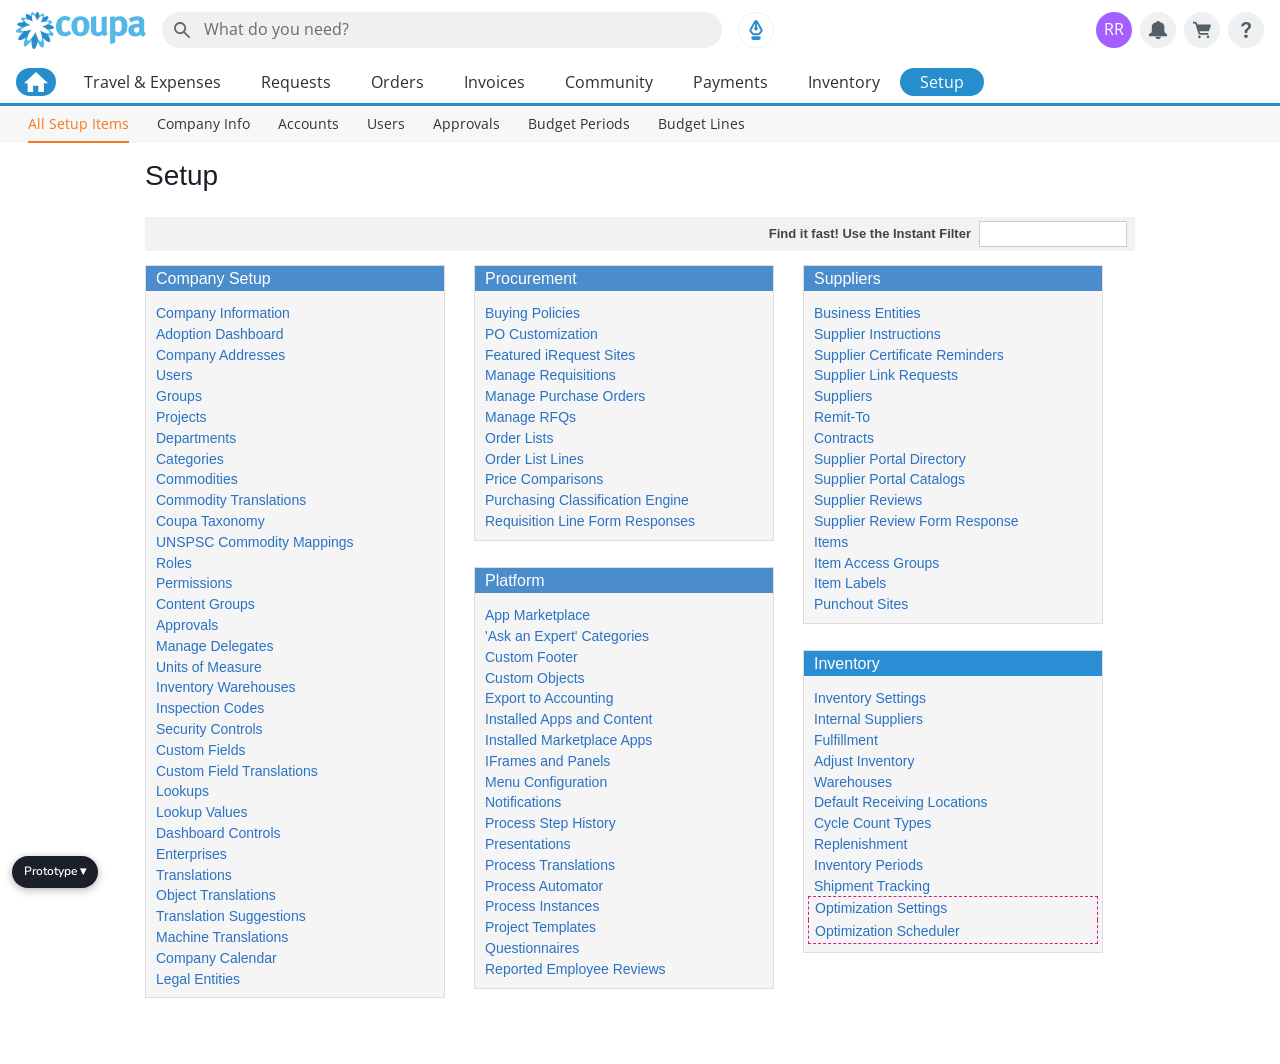
<file: index.html>
<!doctype html>
<html lang="en">
<head>
  <meta charset="utf-8">
  <title>Setup · Inventory Optimization prototype</title>
  <link rel="stylesheet" href="css/clarity-tokens.css">
  <link rel="stylesheet" href="css/styles.css">
</head>
<body>
  <main class="setup">
    <h1>Setup</h1>
    <div class="filter">Find it fast! Use the Instant Filter <input id="instant-filter" aria-label="Instant filter"></div>
    <div class="cols" id="setup-cols"></div>
  </main>

  <script src="js/app.js"></script>
  <script>
    const columns = [
      [['Company Setup', ['Company Information', 'Adoption Dashboard', 'Company Addresses', 'Users', 'Groups', 'Projects',
        'Departments', 'Categories', 'Commodities', 'Commodity Translations', 'Coupa Taxonomy', 'UNSPSC Commodity Mappings',
        'Roles', 'Permissions', 'Content Groups', 'Approvals', 'Manage Delegates', 'Units of Measure', 'Inventory Warehouses',
        'Inspection Codes', 'Security Controls', 'Custom Fields', 'Custom Field Translations', 'Lookups', 'Lookup Values',
        'Dashboard Controls', 'Enterprises', 'Translations', 'Object Translations', 'Translation Suggestions',
        'Machine Translations', 'Company Calendar', 'Legal Entities']]],
      [['Procurement', ['Buying Policies', 'PO Customization', 'Featured iRequest Sites', 'Manage Requisitions',
        'Manage Purchase Orders', 'Manage RFQs', 'Order Lists', 'Order List Lines', 'Price Comparisons',
        'Purchasing Classification Engine', 'Requisition Line Form Responses']],
       ['Platform', ['App Marketplace', "'Ask an Expert' Categories", 'Custom Footer', 'Custom Objects', 'Export to Accounting',
        'Installed Apps and Content', 'Installed Marketplace Apps', 'IFrames and Panels', 'Menu Configuration', 'Notifications',
        'Process Step History', 'Presentations', 'Process Translations', 'Process Automator', 'Process Instances',
        'Project Templates', 'Questionnaires', 'Reported Employee Reviews']]],
      [['Suppliers', ['Business Entities', 'Supplier Instructions', 'Supplier Certificate Reminders', 'Supplier Link Requests',
        'Suppliers', 'Remit-To', 'Contracts', 'Supplier Portal Directory', 'Supplier Portal Catalogs', 'Supplier Reviews',
        'Supplier Review Form Response', 'Items', 'Item Access Groups', 'Item Labels', 'Punchout Sites']],
       ['Inventory', ['Inventory Settings', 'Internal Suppliers', 'Fulfillment', 'Adjust Inventory', 'Warehouses',
        'Default Receiving Locations', 'Cycle Count Types', 'Replenishment', 'Inventory Periods', 'Shipment Tracking',
        'Optimization Settings', 'Optimization Scheduler'], true]],
    ];
    const targets = { 'Optimization Settings': 'settings.html', 'Optimization Scheduler': 'scheduler.html' };
    document.getElementById('setup-cols').innerHTML = columns.map(col => `<div>${col.map(([title, items, hl]) => `
      <section class="box ${hl ? 'hl' : ''}">
        <h3>${esc(title)}</h3>
        <ul>${items.map(i => {
          const isTarget = hl && (i === 'Optimization Settings' || i === 'Optimization Scheduler');
          return `<li class="${isTarget ? 'target' : ''}"><a href="${targets[i] || '#'}" ${targets[i] ? '' : 'data-stub'}>${esc(i)}</a></li>`;
        }).join('')}</ul>
      </section>`).join('')}</div>`).join('');

    document.getElementById('instant-filter').addEventListener('input', e => {
      const q = e.target.value.toLowerCase();
      document.querySelectorAll('.setup li').forEach(li => { li.style.display = li.textContent.toLowerCase().includes(q) ? '' : 'none'; });
    });

    initPage({ primary: 'Setup' });
  </script>
</body>
</html>
</file>
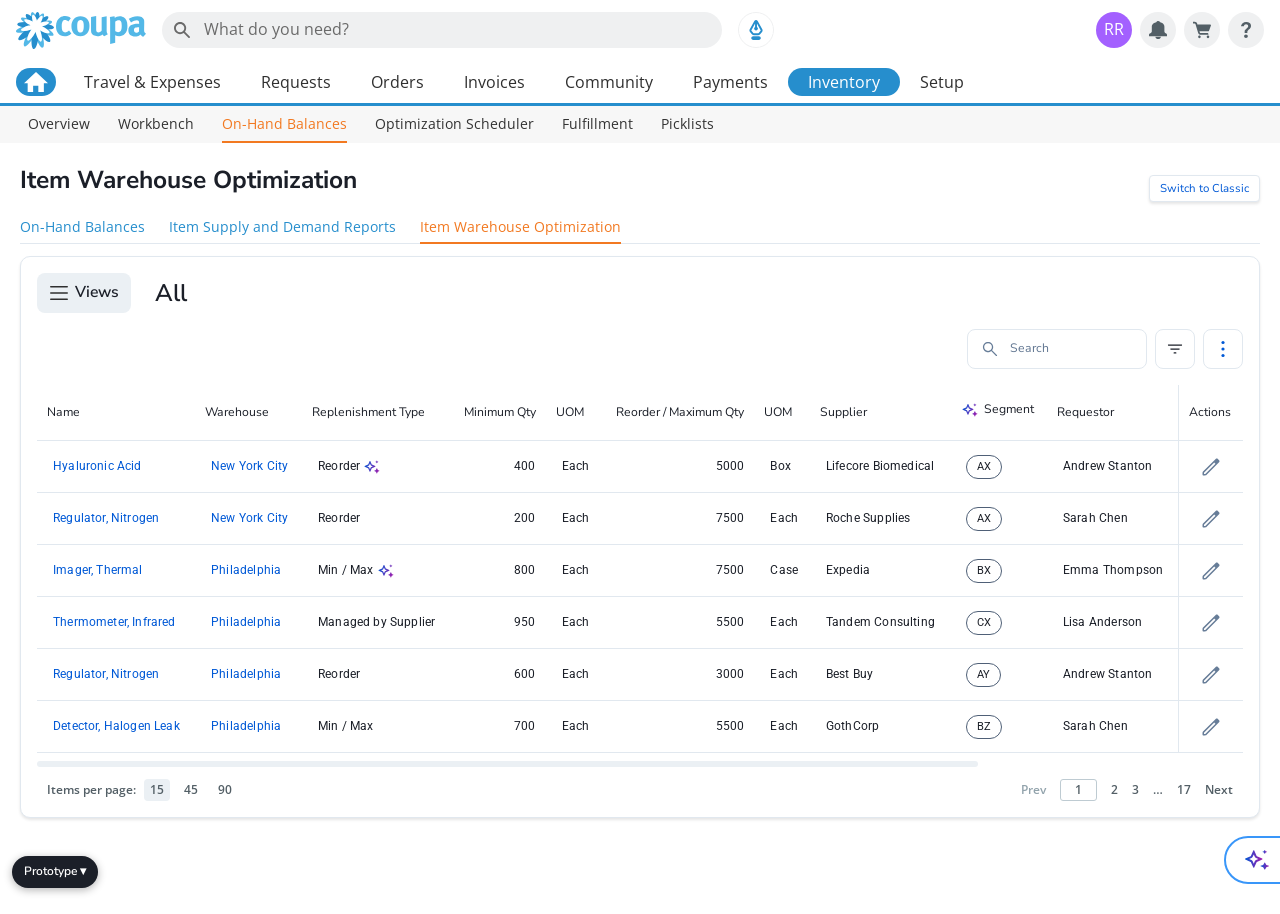
<file: iwo.html>
<!doctype html>
<html lang="en">
<head>
  <meta charset="utf-8">
  <title>Item Warehouse Optimization · Inventory Optimization prototype</title>
  <link rel="stylesheet" href="css/clarity-tokens.css">
  <link rel="stylesheet" href="css/styles.css">
</head>
<body>
  <main class="page">
    <div class="title-row">
      <h1 class="page-title">Item Warehouse Optimization</h1>
      <button class="btn-classic" data-stub>Switch to Classic</button>
    </div>
    <nav class="page-tabs">
      <a href="ohb.html">On-Hand Balances</a>
      <a href="#" data-stub>Item Supply and Demand Reports</a>
      <a href="iwo.html" class="selected">Item Warehouse Optimization</a>
    </nav>

    <div class="flash" id="flash" hidden><span></span><button aria-label="Dismiss"><img src="assets/banner-close.svg" alt=""></button></div>

    <section class="card">
      <div class="views-row">
        <button class="views-btn" data-stub><img src="assets/menu.svg" alt="">Views</button>
        <span class="views-title">All</span>
      </div>
      <div class="toolbar">
        <span class="spacer"></span>
        <label class="search"><img src="assets/search.svg" alt=""><input id="q" placeholder="Search"></label>
        <button class="icon-btn sm" data-stub aria-label="Filter"><img src="assets/filter.svg" alt=""></button>
        <button class="icon-btn kebab" data-stub aria-label="More"></button>
      </div>
      <div id="table"></div>
    </section>
  </main>

  <script src="js/app.js"></script>
  <script>
    initPage({ primary: 'Inventory', sub: 'On-Hand Balances' });
    aiFab();
    document.querySelector('.kebab').innerHTML = ICON.kebab;

    // Success banner after saving Setup Preferences.
    const flash = document.getElementById('flash');
    const banner = sessionStorage.getItem('invopt-banner');
    if (banner) {
      sessionStorage.removeItem('invopt-banner');
      flash.querySelector('span').textContent = banner;
      flash.hidden = false;
      setTimeout(() => {
        flash.classList.add('fading');
        flash.addEventListener('transitionend', () => { flash.hidden = true; }, { once: true });
      }, 5000);
    }
    flash.querySelector('button').addEventListener('click', () => { flash.hidden = true; });

    const highlight = new URLSearchParams(location.search).get('highlight');
    const q = document.getElementById('q');

    function render() {
      const items = Store.get().items.filter(i => !i.hideInOptimization);
      const term = q.value.trim().toLowerCase();
      const rows = items.filter(i => !term || [i.name, i.warehouse, i.type, i.supplier, i.requestor].join(' ').toLowerCase().includes(term));
      document.getElementById('table').innerHTML = `
        <div class="table-wrap"><table class="dt">
          <thead><tr>
            <th>Name</th><th>Warehouse</th><th>Replenishment Type</th><th class="num">Minimum Qty</th><th>UOM</th>
            <th class="num">Reorder / Maximum Qty</th><th>UOM</th><th>Supplier</th>
            <th><span class="ai-head"><img src="assets/ai-sparkle.svg" alt="">Segment</span></th><th>Requestor</th><th class="sticky">Actions</th>
          </tr></thead>
          <tbody>${rows.map(i => `<tr class="${String(i.id) === highlight ? 'row-new' : ''}">
            <td><a href="prefs.html?id=${i.id}">${esc(i.name)}</a></td>
            <td><a href="#" data-stub>${esc(i.warehouse)}</a></td>
            <td><span class="reco-trigger">${esc(i.type)}${i.reco
              ? `<button data-popover-trigger data-reco="${i.id}" aria-label="View recommendation"><img src="assets/ai-sparkle.svg" alt=""></button>` : ''}</span></td>
            <td class="num">${i.min}</td>
            <td>${i.uom}</td>
            <td class="num">${i.max}</td>
            <td>${i.uom2}</td>
            <td>${esc(i.supplier)}</td>
            <td><span class="seg-chip">${i.segment}</span></td>
            <td>${esc(i.requestor)}</td>
            <td class="sticky"><div class="actions">
              <a class="icon-btn ghost" href="prefs.html?id=${i.id}" title="Edit Setup Preferences"><img src="assets/icon-edit.svg" alt="Edit"></a>
            </div></td>
          </tr>`).join('')}</tbody>
        </table></div>
        ${pagerHtml()}`;
    }

    document.addEventListener('click', e => {
      const trig = e.target.closest('[data-reco]');
      if (!trig) return;
      const item = Store.item(trig.dataset.reco);
      showRecoPopover(trig, { ...item.reco, unit: item.uom }, { detailsHref: `prefs.html?id=${item.id}`, applied: item.recoAppliedOn });
    });
    q.addEventListener('input', render);
    render();
  </script>
</body>
</html>
</file>
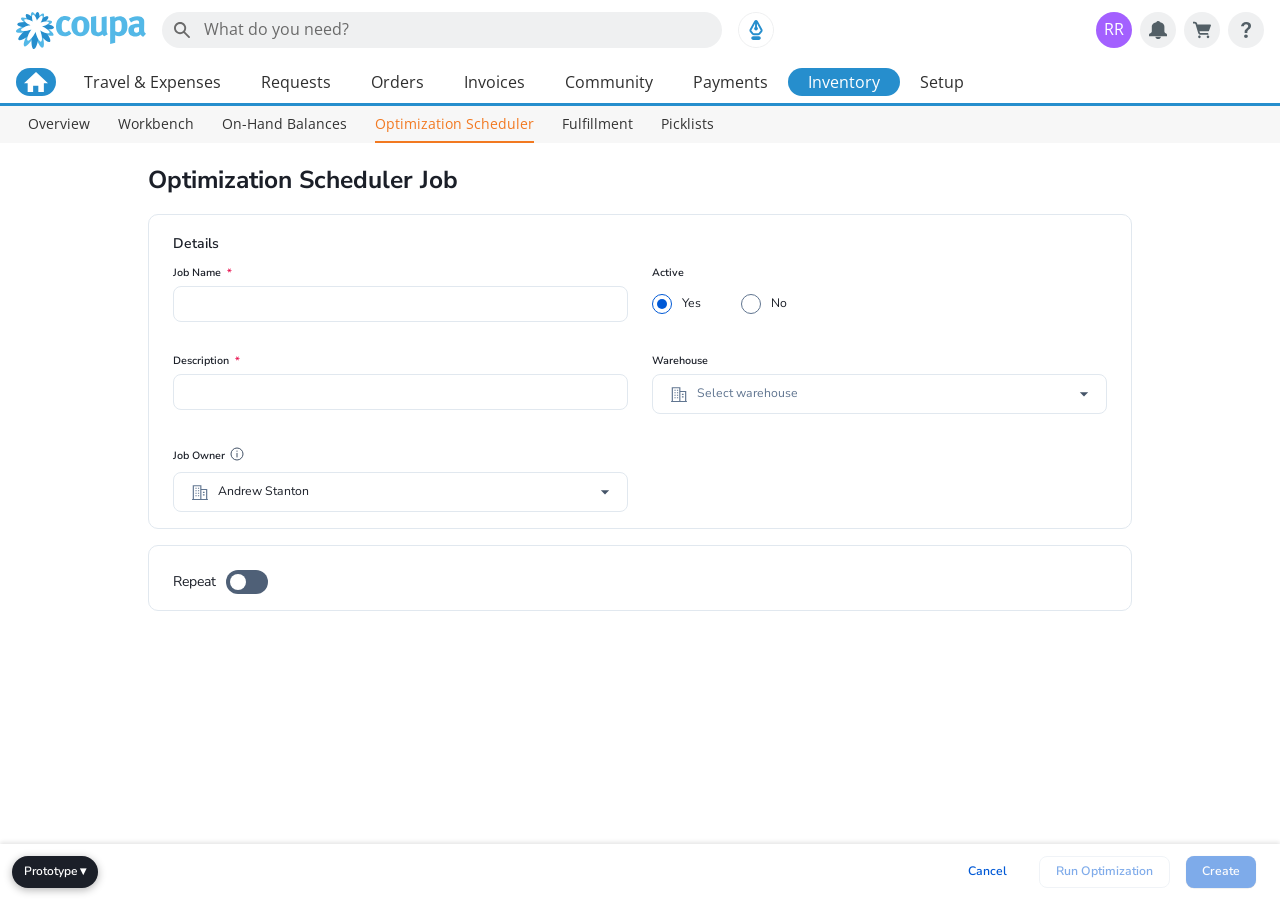
<file: job.html>
<!doctype html>
<html lang="en">
<head>
  <meta charset="utf-8">
  <title>Optimization Scheduler Job · Inventory Optimization prototype</title>
  <link rel="stylesheet" href="css/clarity-tokens.css">
  <link rel="stylesheet" href="css/styles.css">
</head>
<body>
  <main class="page narrow">
    <h1 class="page-title">Optimization Scheduler Job</h1>

    <section class="card form-card">
      <div class="form-section-title" id="details-title">Details</div>
      <div class="form-grid">
        <div class="field">
          <label class="field-label" for="name">Job Name <span class="req">*</span></label>
          <input class="input" id="name" autocomplete="off">
        </div>
        <div class="field">
          <span class="field-label">Active</span>
          <div class="radio-group">
            <label class="radio"><input type="radio" name="active" value="yes" checked> Yes</label>
            <label class="radio"><input type="radio" name="active" value="no"> No</label>
          </div>
        </div>
        <div class="field">
          <label class="field-label" for="desc">Description <span class="req">*</span></label>
          <input class="input" id="desc" autocomplete="off">
        </div>
        <div class="field" id="wh-field">
          <span class="field-label">Warehouse</span>
          <div class="select" id="wh-select" tabindex="0"></div>
          <div class="helper-error" id="wh-error" hidden></div>
        </div>
        <div class="field" id="owner-field">
          <span class="field-label">Job Owner <span class="info-slot" title="The owner receives the optimization report"></span></span>
          <div class="select" id="owner-select" tabindex="0"></div>
        </div>
      </div>
    </section>

    <section class="card form-card" id="repeat-card">
      <div class="switch-row">Repeat <button class="switch" id="repeat" role="switch" aria-checked="false" aria-label="Repeat"></button></div>
      <div class="repeat-body" id="repeat-body" hidden>
        <div>
          <div class="sub-label" style="font-weight:400">Every</div>
          <div class="inline"><input class="input num" id="every" type="number" min="1" value="1"> month(s)</div>
        </div>
        <div>
          <div class="sub-label" style="font-size:12px">Start on</div>
          <div class="date" id="start-wrap"><input type="date" id="start"></div>
        </div>
        <div style="padding-left:8px">
          <div class="sub-label" style="font-weight:400">End On</div>
          <div class="end-on">
            <label class="radio"><input type="radio" name="end" value="never" checked> Never</label>
            <div class="opt">
              <label class="radio"><input type="radio" name="end" value="after"> After</label>
              <div class="inline" data-end="after"><input class="input num" id="occurrences" type="number" min="1" value="1"> occurrences</div>
            </div>
            <div class="opt date-opt">
              <label class="radio"><input type="radio" name="end" value="date" aria-label="On date"></label>
              <div class="date" id="end-wrap" data-end="date"><input type="date" id="end-date"></div>
            </div>
          </div>
        </div>
      </div>
    </section>
  </main>

  <footer class="footer-bar">
    <a class="btn btn-text" href="scheduler.html">Cancel</a>
    <button class="btn btn-outline" id="run">Run Optimization</button>
    <button class="btn btn-primary" id="submit">Create</button>
  </footer>

  <script src="js/app.js"></script>
  <script>
    initPage({ primary: 'Inventory', sub: 'Optimization Scheduler' });

    // Fill icon placeholders in the static markup.
    document.querySelectorAll('.select').forEach(s => { s.innerHTML = ICON.building + '<div class="value"></div>' + ICON.caret; });
    document.querySelectorAll('.date').forEach(d => {
      const input = d.querySelector('input');
      d.innerHTML = '<span></span>' + ICON.calendar;
      d.appendChild(input);
    });

    document.querySelector('.info-slot').innerHTML = ICON.info;

    const editId = new URLSearchParams(location.search).get('id');
    const editing = editId ? Store.job(editId) : null;
    const todayIso = new Date().toISOString().slice(0, 10);

    const state = editing ? {
      name: editing.name, description: editing.description, active: editing.active,
      warehouses: editing.warehouses.filter(w => w !== 'All'), owner: editing.owner,
      repeats: editing.repeats, every: editing.every, startOn: editing.startOn,
      endType: editing.endType, occurrences: editing.occurrences, endDate: editing.endDate,
    } : {
      name: '', description: '', active: true, warehouses: [], owner: CURRENT_USER,
      repeats: false, every: 1, startOn: todayIso, endType: 'never', occurrences: 1, endDate: todayIso,
    };

    const $ = id => document.getElementById(id);
    const nameEl = $('name'), descEl = $('desc');

    if (editing) {
      $('details-title').remove();
      $('submit').textContent = 'Save';
      document.title = `Edit ${editing.name} · Inventory Optimization prototype`;
    }

    nameEl.value = state.name;
    descEl.value = state.description;
    document.querySelector(`input[name=active][value=${state.active ? 'yes' : 'no'}]`).checked = true;
    $('every').value = state.every;
    $('occurrences').value = state.occurrences;
    $('start').value = state.startOn;
    $('end-date').value = state.endDate;
    document.querySelector(`input[name=end][value=${state.endType}]`).checked = true;

    /* ---------- Warehouse conflicts: a warehouse may belong to only one scheduled job. */
    function conflicts() {
      const used = new Set();
      Store.get().jobs.forEach(j => { if (!editing || j.id !== editing.id) j.warehouses.forEach(w => used.add(w)); });
      return state.warehouses.filter(w => used.has(w));
    }

    /* ---------- Warehouse multi-select (search + checkboxes + Cancel/Confirm) */
    const whSelect = $('wh-select');
    function renderWarehouses() {
      const bad = conflicts();
      const value = whSelect.querySelector('.value');
      value.innerHTML = state.warehouses.map(w => `
        <span class="tag ${bad.includes(w) ? 'invalid' : ''}">${esc(w)}<button data-remove="${esc(w)}" aria-label="Remove ${esc(w)}">${ICON.close}</button></span>`).join('')
        + (state.warehouses.length < 3 ? '<span class="placeholder">Select warehouse</span>' : '');
      const err = $('wh-error');
      err.hidden = !bad.length;
      err.innerHTML = bad.length ? `${ICON.error} Warehouse(s) already used in another scheduled job.` : '';
      validate();
    }
    whSelect.addEventListener('click', e => {
      const rm = e.target.closest('[data-remove]');
      if (rm) {
        e.stopPropagation();
        state.warehouses = state.warehouses.filter(w => w !== rm.dataset.remove);
        renderWarehouses();
        return;
      }
      toggleDropdown('wh');
    });

    function warehouseDropdown() {
      let pending = [...state.warehouses];
      const dd = document.createElement('div');
      dd.className = 'dropdown';
      dd.innerHTML = `
        <label class="dd-search"><img src="assets/magnifying-glass.svg" alt=""><input placeholder="Search"></label>
        <ul></ul>
        <div class="dd-foot"><button data-act="cancel">Cancel</button><button data-act="confirm">Confirm</button></div>`;
      const list = dd.querySelector('ul');
      const search = dd.querySelector('input');
      const draw = () => {
        const term = search.value.toLowerCase();
        const items = WAREHOUSES.filter(w => w.toLowerCase().includes(term));
        list.innerHTML = items.length ? items.map(w => `
          <li data-wh-opt="${esc(w)}" class="${pending.includes(w) ? 'selected' : ''}">
            <span class="cb ${pending.includes(w) ? 'on' : ''}">${ICON.check}</span>${esc(w)}
          </li>`).join('') : '<div class="dd-empty">No warehouses found</div>';
      };
      list.addEventListener('click', e => {
        const li = e.target.closest('[data-wh-opt]');
        if (!li) return;
        const w = li.dataset.whOpt;
        pending = pending.includes(w) ? pending.filter(x => x !== w) : [...pending, w];
        draw();
      });
      search.addEventListener('input', draw);
      dd.querySelector('[data-act=cancel]').addEventListener('click', () => closeDropdown());
      dd.querySelector('[data-act=confirm]').addEventListener('click', () => {
        // Keep the order in which the user picked them.
        state.warehouses = [...state.warehouses.filter(w => pending.includes(w)), ...pending.filter(w => !state.warehouses.includes(w))];
        closeDropdown();
        renderWarehouses();
      });
      draw();
      return dd;
    }

    /* ---------- Job owner single-select */
    const ownerSelect = $('owner-select');
    function renderOwner() {
      ownerSelect.querySelector('.value').innerHTML = state.owner ? esc(state.owner) : '<span class="placeholder">Select user</span>';
    }
    ownerSelect.addEventListener('click', () => toggleDropdown('owner'));
    function ownerDropdown() {
      const dd = document.createElement('div');
      dd.className = 'dropdown';
      dd.innerHTML = `<label class="dd-search"><img src="assets/magnifying-glass.svg" alt=""><input placeholder="Search"></label><ul></ul>`;
      const list = dd.querySelector('ul');
      const search = dd.querySelector('input');
      const draw = () => {
        const term = search.value.toLowerCase();
        const items = USERS.filter(u => u.toLowerCase().includes(term));
        list.innerHTML = items.length
          ? items.map(u => `<li class="single ${u === state.owner ? 'selected' : ''}" data-user="${esc(u)}">${esc(u)}</li>`).join('')
          : '<div class="dd-empty">No users found</div>';
      };
      list.addEventListener('click', e => {
        const li = e.target.closest('[data-user]');
        if (!li) return;
        state.owner = li.dataset.user;
        closeDropdown();
        renderOwner();
      });
      search.addEventListener('input', draw);
      draw();
      return dd;
    }

    /* ---------- Dropdown plumbing */
    let open = null;
    function closeDropdown() {
      if (!open) return;
      open.dd.remove();
      open.select.classList.remove('open');
      open = null;
    }
    function toggleDropdown(kind) {
      const wasOpen = open && open.kind;
      closeDropdown();
      if (wasOpen === kind) return;
      const select = kind === 'wh' ? whSelect : ownerSelect;
      const dd = kind === 'wh' ? warehouseDropdown() : ownerDropdown();
      select.parentElement.appendChild(dd);
      select.classList.add('open');
      open = { kind, dd, select };
      dd.querySelector('input').focus();
    }
    document.addEventListener('mousedown', e => {
      if (open && !open.dd.contains(e.target) && !open.select.contains(e.target)) closeDropdown();
    });
    document.addEventListener('keydown', e => { if (e.key === 'Escape') closeDropdown(); });

    /* ---------- Repeat */
    const repeatBtn = $('repeat');
    function renderRepeat() {
      repeatBtn.setAttribute('aria-checked', String(state.repeats));
      $('repeat-body').hidden = !state.repeats;
      // A repeating job runs on its schedule, so the one-off "Run Optimization" action is hidden.
      $('run').hidden = state.repeats;
      renderDates();
    }
    repeatBtn.addEventListener('click', () => { state.repeats = !state.repeats; renderRepeat(); });

    function renderDates() {
      $('start-wrap').querySelector('span').textContent = isoToUs($('start').value || todayIso);
      $('end-wrap').querySelector('span').textContent = isoToUs($('end-date').value || todayIso);
      const endType = document.querySelector('input[name=end]:checked').value;
      document.querySelector('[data-end=after]').style.opacity = endType === 'after' ? 1 : .6;
      $('occurrences').disabled = endType !== 'after';
      $('end-wrap').classList.toggle('disabled', endType !== 'date');
      $('end-date').disabled = endType !== 'date';
    }
    ['start', 'end-date'].forEach(id => $(id).addEventListener('change', renderDates));
    document.querySelectorAll('input[name=end]').forEach(r => r.addEventListener('change', renderDates));
    document.querySelectorAll('.date input[type=date]').forEach(inp => inp.addEventListener('click', () => inp.showPicker && inp.showPicker()));

    /* ---------- Validation + submit */
    function validate() {
      const ready = nameEl.value.trim() && descEl.value.trim() && state.warehouses.length;
      $('submit').disabled = !ready;
      $('run').disabled = !ready;
    }
    nameEl.addEventListener('input', validate);
    descEl.addEventListener('input', validate);

    function save() {
      if (conflicts().length) {
        toast('Remove warehouses already used in another scheduled job');
        whSelect.focus();
        return null;
      }
      const data = {
        name: nameEl.value.trim(),
        description: descEl.value.trim(),
        active: document.querySelector('input[name=active]:checked').value === 'yes',
        warehouses: state.warehouses,
        owner: state.owner || CURRENT_USER,
        repeats: state.repeats,
        every: Math.max(1, Number($('every').value) || 1),
        startOn: $('start').value || todayIso,
        endType: document.querySelector('input[name=end]:checked').value,
        occurrences: Math.max(1, Number($('occurrences').value) || 1),
        endDate: $('end-date').value || todayIso,
      };
      let id;
      Store.update(s => {
        if (editing) {
          Object.assign(s.jobs.find(j => j.id === editing.id), data);
          id = editing.id;
        } else {
          id = s.nextJobId++;
          s.jobs.unshift({ id, ...data, status: 'Scheduled', lastExecuted: '' });
        }
      });
      return id;
    }

    $('submit').addEventListener('click', () => {
      const id = save();
      if (id) go(`scheduler.html?highlight=${id}`, editing ? 'Changes saved' : `“${nameEl.value.trim()}” scheduled`);
    });
    $('run').addEventListener('click', () => {
      const id = save();
      if (!id) return;
      startRun(id);
      go(`scheduler.html?highlight=${id}`, 'Optimization started — this may take a few moments');
    });

    renderWarehouses();
    renderOwner();
    renderRepeat();
    validate();
  </script>
</body>
</html>
</file>
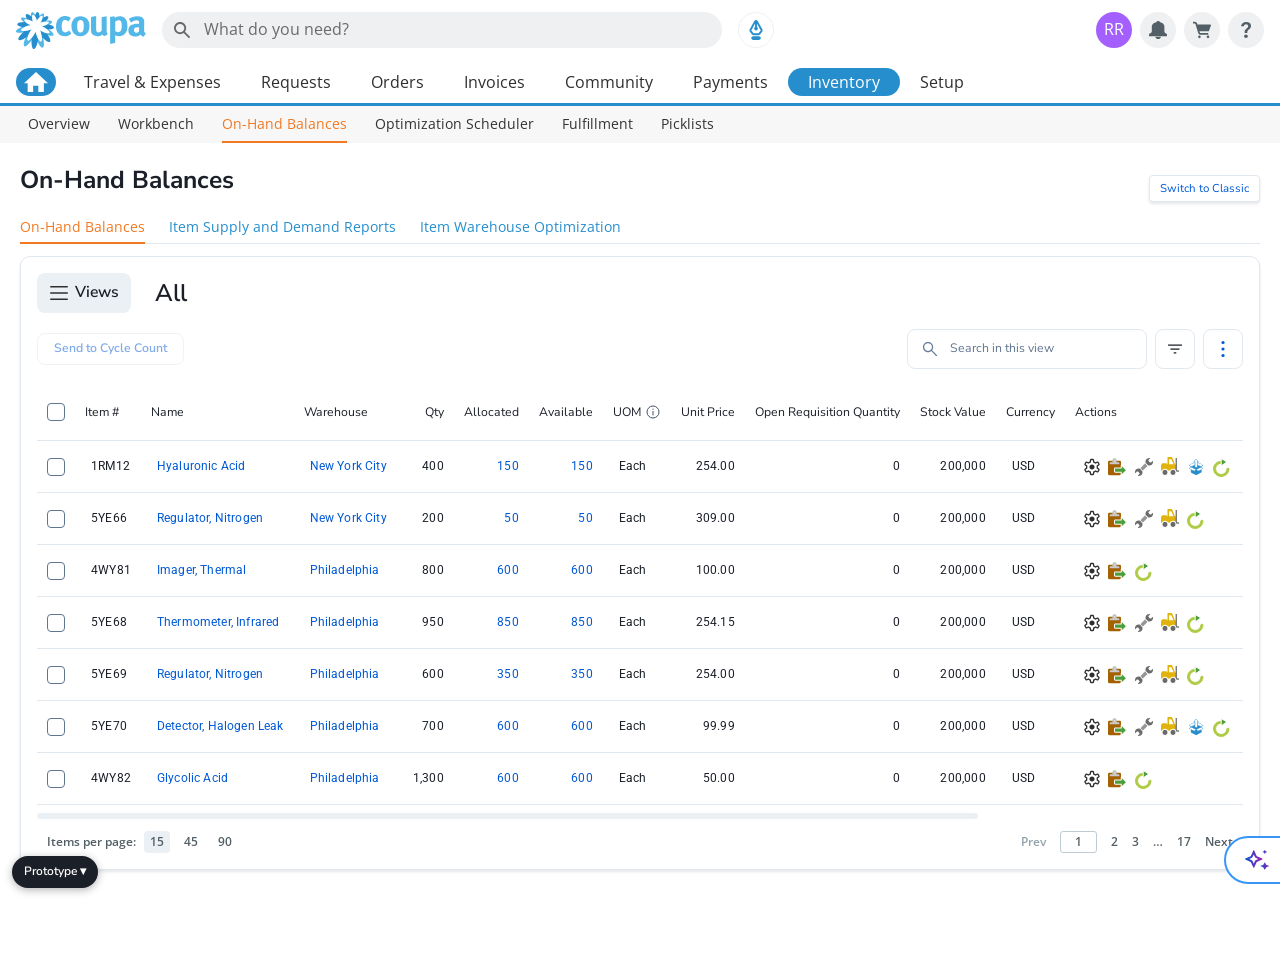
<file: ohb.html>
<!doctype html>
<html lang="en">
<head>
  <meta charset="utf-8">
  <title>On-Hand Balances · Inventory Optimization prototype</title>
  <link rel="stylesheet" href="css/clarity-tokens.css">
  <link rel="stylesheet" href="css/styles.css">
</head>
<body>
  <main class="page">
    <div class="title-row">
      <h1 class="page-title">On-Hand Balances</h1>
      <button class="btn-classic" data-stub>Switch to Classic</button>
    </div>
    <nav class="page-tabs">
      <a href="ohb.html" class="selected">On-Hand Balances</a>
      <a href="#" data-stub>Item Supply and Demand Reports</a>
      <a href="iwo.html">Item Warehouse Optimization</a>
    </nav>

    <section class="card">
      <div class="views-row">
        <button class="views-btn" data-stub><img src="assets/menu.svg" alt="">Views</button>
        <span class="views-title">All</span>
      </div>
      <div class="toolbar">
        <button class="btn btn-outline" id="cycle" disabled>Send to Cycle Count</button>
        <span class="spacer"></span>
        <label class="search" style="width:240px"><img src="assets/search.svg" alt=""><input id="q" placeholder="Search in this view"></label>
        <button class="icon-btn sm" data-stub aria-label="Filter"><img src="assets/filter.svg" alt=""></button>
        <button class="icon-btn kebab" data-stub aria-label="More"></button>
      </div>
      <div id="table"></div>
    </section>
  </main>

  <script src="js/app.js"></script>
  <script>
    initPage({ primary: 'Inventory', sub: 'On-Hand Balances' });
    aiFab();
    document.querySelector('.kebab').innerHTML = ICON.kebab;

    // Row action sets, matching the icon combinations in the design.
    const ACTIONS = {
      settings: ['ohb-settings.svg', 'Setup Preferences'],
      clipboard: ['ohb-clipboard.svg', 'Adjust Inventory'],
      cartEdit: ['ohb-cart-edit.svg', 'Edit Replenishment'],
      cartGo: ['ohb-cart-go.svg', 'Create Requisition'],
      consume: ['ohb-consume.svg', 'Consume Inventory'],
      restore: ['ohb-restore.svg', 'Transaction History'],
    };
    const SETS = {
      full: ['settings', 'clipboard', 'cartEdit', 'cartGo', 'consume', 'restore'],
      standard: ['settings', 'clipboard', 'cartEdit', 'cartGo', 'restore'],
      minimal: ['settings', 'clipboard', 'restore'],
    };
    const rowSet = ['full', 'standard', 'minimal', 'standard', 'standard', 'full', 'minimal'];

    const selected = new Set();
    const q = document.getElementById('q');
    const money = n => n.toLocaleString('en-US', { minimumFractionDigits: 2, maximumFractionDigits: 2 });

    function render() {
      const { items } = Store.get();
      const term = q.value.trim().toLowerCase();
      const rows = items.filter(i => !term || [i.no, i.name, i.warehouse].join(' ').toLowerCase().includes(term));
      document.getElementById('table').innerHTML = `
        <div class="table-wrap"><table class="dt">
          <thead><tr>
            <th class="cb-col"><span class="cb ${rows.length && rows.every(r => selected.has(r.id)) ? 'on' : ''}" data-all>${ICON.check}</span></th>
            <th>Item #</th><th>Name</th><th>Warehouse</th><th class="num">Qty</th><th class="num">Allocated</th><th class="num">Available</th>
            <th><span class="ai-head">UOM ${ICON.info}</span></th><th class="num">Unit Price</th><th class="num">Open Requisition Quantity</th>
            <th class="num">Stock Value</th><th>Currency</th><th>Aisle</th><th class="sticky">Actions</th>
          </tr></thead>
          <tbody>${rows.map(i => `<tr>
            <td class="cb-col"><span class="cb ${selected.has(i.id) ? 'on' : ''}" data-select="${i.id}">${ICON.check}</span></td>
            <td>${i.no}</td>
            <td><a href="prefs.html?id=${i.id}">${esc(i.name)}</a></td>
            <td><a href="#" data-stub>${esc(i.warehouse)}</a></td>
            <td class="num">${i.qty.toLocaleString('en-US')}</td>
            <td class="num"><a href="#" data-stub>${i.allocated}</a></td>
            <td class="num"><a href="#" data-stub>${i.available}</a></td>
            <td>${i.uom}</td>
            <td class="num">${money(i.price)}</td>
            <td class="num">${i.openReq}</td>
            <td class="num">${i.stockValue.toLocaleString('en-US')}</td>
            <td>${i.currency}</td>
            <td>${i.aisle}</td>
            <td class="sticky"><div class="ohb-actions">${SETS[rowSet[(i.id - 1) % rowSet.length]].map(k => {
              const [icon, label] = ACTIONS[k];
              return k === 'settings'
                ? `<a href="prefs.html?id=${i.id}" title="${label}"><img src="assets/${icon}" alt="${label}"></a>`
                : `<button data-stub title="${label}"><img src="assets/${icon}" alt="${label}"></button>`;
            }).join('')}</div></td>
          </tr>`).join('')}</tbody>
        </table></div>
        ${pagerHtml()}`;
      document.getElementById('cycle').disabled = !selected.size;
    }

    document.addEventListener('click', e => {
      const one = e.target.closest('[data-select]');
      const all = e.target.closest('[data-all]');
      if (one) {
        const id = Number(one.dataset.select);
        selected.has(id) ? selected.delete(id) : selected.add(id);
        render();
      } else if (all) {
        const ids = Store.get().items.map(i => i.id);
        const allOn = ids.every(id => selected.has(id));
        ids.forEach(id => allOn ? selected.delete(id) : selected.add(id));
        render();
      }
    });
    document.getElementById('cycle').addEventListener('click', () => {
      toast(`${selected.size} item${selected.size > 1 ? 's' : ''} sent to cycle count`);
      selected.clear();
      render();
    });
    q.addEventListener('input', render);
    render();
  </script>
</body>
</html>
</file>
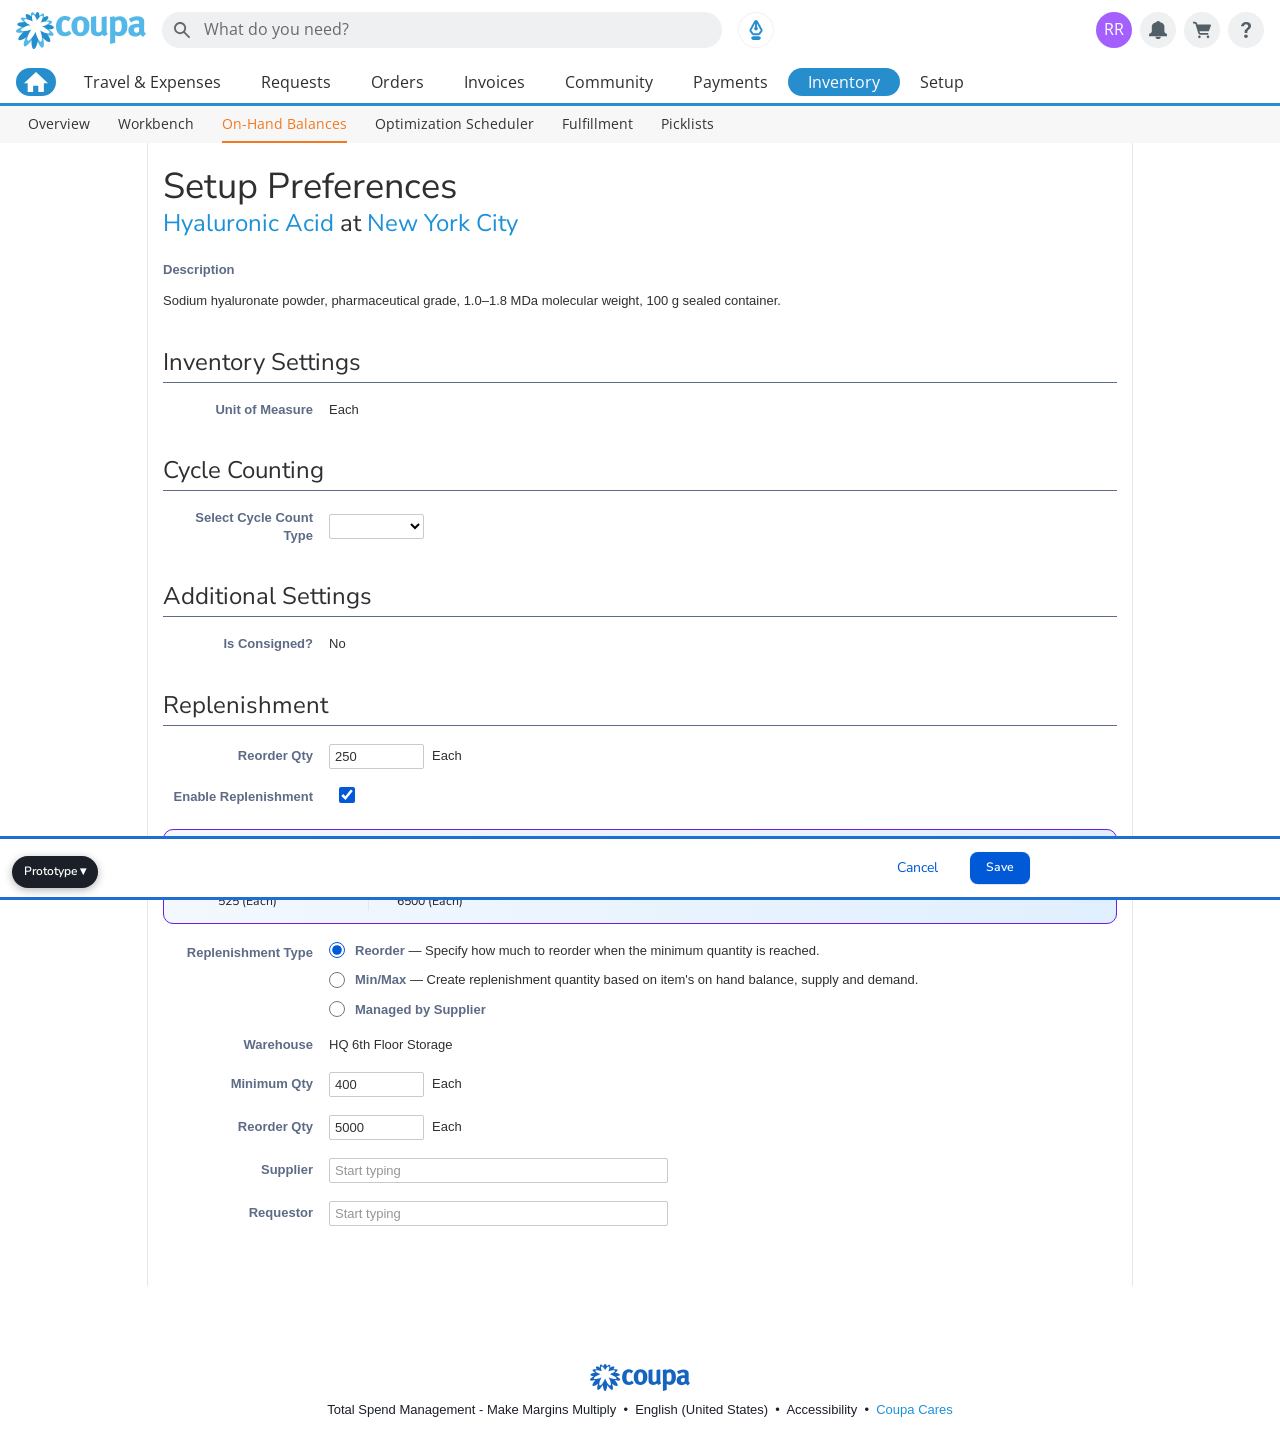
<file: prefs.html>
<!doctype html>
<html lang="en">
<head>
  <meta charset="utf-8">
  <title>Setup Preferences · Inventory Optimization prototype</title>
  <link rel="stylesheet" href="css/clarity-tokens.css">
  <link rel="stylesheet" href="css/styles.css">
</head>
<body>
  <main class="classic">
    <h1>Setup Preferences</h1>
    <div class="subject"><a href="#" data-stub id="item-name"></a> at <a href="#" data-stub id="item-wh"></a></div>

    <div class="lbl desc-label">Description</div>
    <div id="item-desc"></div>

    <h2>Inventory Settings</h2>
    <div class="rows"><div class="lbl">Unit of Measure</div><div id="uom"></div></div>

    <h2>Cycle Counting</h2>
    <div class="rows"><div class="lbl">Select Cycle Count Type</div><div><select aria-label="Cycle count type"><option></option><option>ABC – Monthly</option><option>ABC – Quarterly</option></select></div></div>

    <h2>Additional Settings</h2>
    <div class="rows"><div class="lbl">Is Consigned?</div><div>No</div></div>

    <h2>Replenishment</h2>
    <div class="rows">
      <div class="lbl">Reorder Qty</div><div class="inp"><input class="txt" id="reorder-top"> <span class="uom"></span></div>
      <div class="lbl">Enable Replenishment</div><div><input type="checkbox" class="cbx" id="enabled"></div>
    </div>

    <div id="ai-banner"></div>

    <div class="rows">
      <div class="lbl top">Replenishment Type</div>
      <div class="types" id="types"></div>
      <div class="lbl">Warehouse</div><div id="storage"></div>
    </div>
    <div class="rows" id="type-fields"></div>
  </main>

  <div class="classic-bar">
    <div class="actions">
      <a href="#" id="cancel">Cancel</a>
      <button class="btn btn-primary" id="save">Save</button>
    </div>
  </div>
  <footer class="classic-foot">
    <img src="assets/coupa-logo-blue.svg" alt="coupa">
    <div>Total Spend Management - Make Margins Multiply &nbsp;•&nbsp; English (United States) &nbsp;•&nbsp; Accessibility &nbsp;•&nbsp; <a href="#" data-stub>Coupa Cares</a></div>
  </footer>

  <script src="js/app.js"></script>
  <script>
    initPage({ primary: 'Inventory', sub: 'On-Hand Balances' });

    const item = Store.item(new URLSearchParams(location.search).get('id') || 1);
    if (!item) location.replace('iwo.html');
    const $ = id => document.getElementById(id);
    const fromOhb = document.referrer.includes('ohb.html');
    const backHref = fromOhb ? 'ohb.html' : 'iwo.html';

    document.title = `Setup Preferences · ${item.name} at ${item.warehouse}`;
    $('item-name').textContent = item.name;
    $('item-wh').textContent = item.warehouse;
    $('item-desc').textContent = item.description;
    $('uom').textContent = item.uom;
    $('storage').textContent = item.storage;
    document.querySelectorAll('.uom').forEach(u => { u.textContent = item.uom; });
    $('reorder-top').value = item.reorderQty;
    $('enabled').checked = item.enabled;

    // Working copy; `previous` is restored by "Revert to Previous".
    const form = { type: item.type, min: item.min, max: item.max, supplier: '', requestor: '' };
    let previous = null;
    let aiFields = new Set();   // fields whose value came from the recommendation
    const showReco = item.reco && !item.recoAppliedOn;

    const TYPES = [
      ['Reorder', 'Reorder', 'Specify how much to reorder when the minimum quantity is reached.'],
      ['Min / Max', 'Min/Max', "Create replenishment quantity based on item's on hand balance, supply and demand."],
      ['Managed by Supplier', 'Managed by Supplier', ''],
    ];

    function renderBanner() {
      const el = $('ai-banner');
      if (!showReco) { el.innerHTML = ''; return; }
      el.innerHTML = previous
        ? `<div class="ai-banner"><img src="assets/ai-sparkle.svg" alt="">
             <div class="body">Optimized recommendations have been adjusted below. Proceed to save these settings.</div>
             <button class="btn btn-outline" id="revert">Revert to Previous</button></div>`
        : `<div class="ai-banner"><img src="assets/ai-sparkle.svg" alt="">
             <div class="body">${item.reco.banner}
               <div class="qty"><div><div class="k">Minumum Qty</div>${item.reco.min} (${item.uom})</div>
               <div><div class="k">Maximum Qty</div>${item.reco.max} (${item.uom})</div></div></div>
             <button class="btn btn-outline" id="adopt">Adopt</button></div>`;
      el.querySelector('#adopt')?.addEventListener('click', adopt);
      el.querySelector('#revert')?.addEventListener('click', revert);
    }

    function renderTypes() {
      const recoType = previous && item.reco.type;
      $('types').innerHTML = TYPES.map(([value, label, hint]) => `
        <label><input type="radio" name="type" value="${value}" ${form.type === value ? 'checked' : ''}>
          <span><b>${label}</b>${hint ? ` — ${hint}` : ''}</span>
          ${recoType === value ? '<img src="assets/ai-sparkle.svg" alt="Recommended">' : ''}</label>`).join('');
      $('types').querySelectorAll('input').forEach(r => r.addEventListener('change', () => { form.type = r.value; aiFields.delete('type'); renderFields(); }));
    }

    function qtyField(key, label, required) {
      const ai = aiFields.has(key);
      return `<div class="lbl">${required ? '<span class="req">*</span>' : ''}${label}</div>
        <div class="inp"><input class="txt ${ai ? 'ai' : ''}" data-key="${key}" value="${form[key]}">
          ${ai ? '<img class="ai-mark" src="assets/ai-sparkle.svg" alt="">' : ''}${esc(item.uom)}</div>`;
    }
    function textField(key, label, required) {
      return `<div class="lbl">${required ? '<span class="req">*</span>' : ''}${label}</div>
        <div><input class="txt wide" data-key="${key}" placeholder="Start typing" value="${esc(form[key])}"></div>`;
    }

    function renderFields() {
      const managed = form.type === 'Managed by Supplier';
      let html = qtyField('min', 'Minimum Qty', managed);
      html += qtyField('max', form.type === 'Reorder' ? 'Reorder Qty' : 'Maximum Qty', managed);
      html += textField('supplier', 'Supplier', managed);
      if (form.type !== 'Min / Max') html += textField('requestor', managed ? 'Requester' : 'Requestor', managed);
      $('type-fields').innerHTML = html;
      $('type-fields').querySelectorAll('input').forEach(inp => inp.addEventListener('input', () => {
        form[inp.dataset.key] = inp.value;
        // A manual edit means the value is no longer the AI's suggestion.
        if (aiFields.delete(inp.dataset.key)) {
          inp.classList.remove('ai');
          inp.parentElement.querySelector('.ai-mark')?.remove();
        }
      }));
    }

    function adopt() {
      previous = { ...form };
      Object.assign(form, { type: item.reco.type, min: item.reco.min, max: item.reco.max });
      aiFields = new Set(['min', 'max']);
      renderAll();
    }
    function revert() {
      Object.assign(form, previous);
      previous = null;
      aiFields.clear();
      renderAll();
    }
    function renderAll() { renderBanner(); renderTypes(); renderFields(); }

    $('cancel').addEventListener('click', e => { e.preventDefault(); location.href = backHref; });
    $('save').addEventListener('click', () => {
      const min = Number(form.min), max = Number(form.max);
      if (!min || !max) { toast('Enter both quantities before saving'); return; }
      if (min > max) { toast('Minimum Qty can’t be greater than the maximum'); return; }
      Store.update(s => {
        const it = s.items.find(i => i.id === item.id);
        Object.assign(it, {
          type: form.type, min, max,
          reorderQty: Number($('reorder-top').value) || it.reorderQty,
          enabled: $('enabled').checked,
          supplier: form.supplier.trim() || it.supplier,
          requestor: form.requestor.trim() || it.requestor,
        });
        if (previous) it.recoAppliedOn = todayStr();
      });
      const msg = `Successfully saved Replenishment Type and respective amounts for ${item.name}.`;
      if (fromOhb) go('ohb.html', msg);
      else { sessionStorage.setItem('invopt-banner', msg); location.href = `iwo.html?highlight=${item.id}`; }
    });

    renderAll();
  </script>
</body>
</html>
</file>
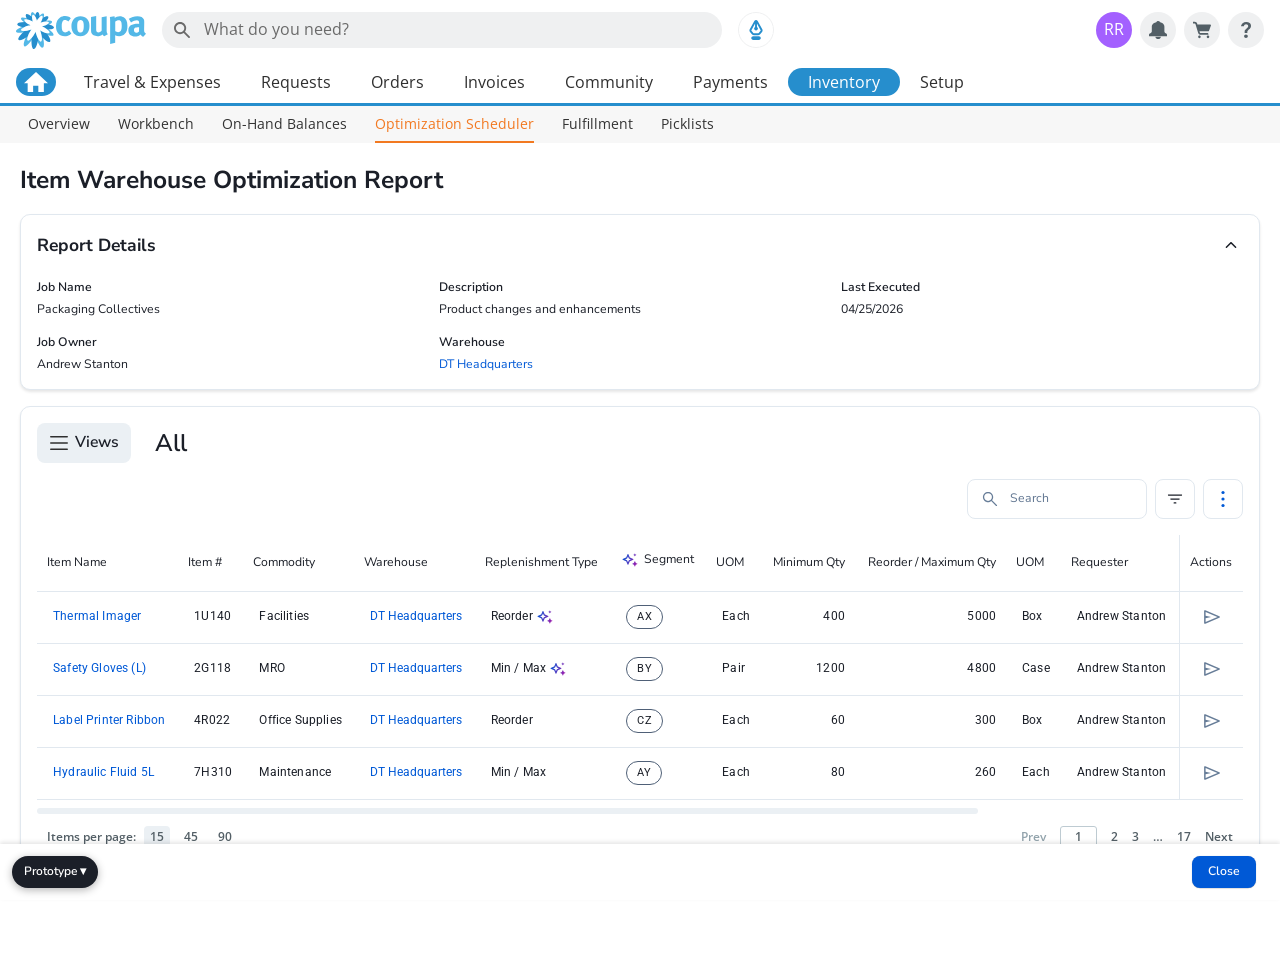
<file: report.html>
<!doctype html>
<html lang="en">
<head>
  <meta charset="utf-8">
  <title>Item Warehouse Optimization Report · Inventory Optimization prototype</title>
  <link rel="stylesheet" href="css/clarity-tokens.css">
  <link rel="stylesheet" href="css/styles.css">
</head>
<body>
  <main class="page">
    <h1 class="page-title">Item Warehouse Optimization Report</h1>

    <section class="card accordion" id="details">
      <div class="accordion-head" role="button" tabindex="0" aria-expanded="true">
        <h2>Report Details</h2>
        <img src="assets/chevron-up.svg" alt="">
      </div>
      <div class="accordion-body"><div class="details-grid" id="details-grid"></div></div>
    </section>

    <section class="card">
      <div class="views-row">
        <button class="views-btn" data-stub><img src="assets/menu.svg" alt="">Views</button>
        <span class="views-title">All</span>
      </div>
      <div class="toolbar">
        <span class="spacer"></span>
        <label class="search"><img src="assets/search.svg" alt=""><input id="q" placeholder="Search"></label>
        <button class="icon-btn sm" data-stub aria-label="Filter"><img src="assets/filter.svg" alt=""></button>
        <button class="icon-btn kebab" data-stub aria-label="More"></button>
      </div>
      <div id="table"></div>
    </section>
  </main>

  <footer class="footer-bar">
    <a class="btn btn-primary" href="reports.html">Close</a>
  </footer>

  <script src="js/app.js"></script>
  <script>
    initPage({ primary: 'Inventory', sub: 'Optimization Scheduler' });
    document.querySelector('.kebab').innerHTML = ICON.kebab;

    const s = Store.get();
    const reportId = Number(new URLSearchParams(location.search).get('id')) || (s.reports[0] && s.reports[0].id);
    const report = s.reports.find(r => r.id === reportId) || s.reports[0];
    const job = report && s.jobs.find(j => j.id === report.jobId);
    if (!job) location.replace('reports.html');

    document.title = `Report #${report.id} · ${job.name}`;
    const detail = (k, v) => `<div><div class="k">${k}</div><div class="v">${v}</div></div>`;
    document.getElementById('details-grid').innerHTML =
      detail('Job Name', esc(job.name)) + detail('Description', esc(job.description)) + detail('Last Executed', report.executedOn) +
      detail('Job Owner', esc(job.owner)) + detail('Warehouse', warehouseCell(job.warehouses));

    const acc = document.getElementById('details');
    const head = acc.querySelector('.accordion-head');
    const toggle = () => { acc.classList.toggle('collapsed'); head.setAttribute('aria-expanded', String(!acc.classList.contains('collapsed'))); };
    head.addEventListener('click', toggle);
    head.addEventListener('keydown', e => { if (e.key === 'Enter' || e.key === ' ') { e.preventDefault(); toggle(); } });

    // Optimization output per item. `reco` is the AI recommendation shown in the popover.
    const items = [
      { name: 'Thermal Imager', no: '1U140', commodity: 'Facilities', type: 'Reorder', segment: 'AX', uom: 'Each', min: 400, max: 5000, uom2: 'Box',
        reco: { text: 'Based on lead time and historical demand to avoid stock out, change replenishment type to <b>Min / Max.</b>', min: 525, max: 6500, unit: 'Each' } },
      { name: 'Safety Gloves (L)', no: '2G118', commodity: 'MRO', type: 'Min / Max', segment: 'BY', uom: 'Pair', min: 1200, max: 4800, uom2: 'Case',
        reco: { text: 'Demand has dropped 18% over the last two quarters. Lower the reorder point to reduce <b>excess on-hand.</b>', min: 950, max: 3900, unit: 'Pair' } },
      { name: 'Label Printer Ribbon', no: '4R022', commodity: 'Office Supplies', type: 'Reorder', segment: 'CZ', uom: 'Each', min: 60, max: 300, uom2: 'Box' },
      { name: 'Hydraulic Fluid 5L', no: '7H310', commodity: 'Maintenance', type: 'Min / Max', segment: 'AY', uom: 'Each', min: 80, max: 260, uom2: 'Each' },
    ];

    const q = document.getElementById('q');
    function render() {
      const term = q.value.trim().toLowerCase();
      const rows = items.filter(i => !term || [i.name, i.no, i.commodity, i.type].join(' ').toLowerCase().includes(term));
      document.getElementById('table').innerHTML = `
        <div class="table-wrap"><table class="dt">
          <thead><tr>
            <th>Item Name</th><th>Item #</th><th>Commodity</th><th>Warehouse</th><th>Replenishment Type</th>
            <th><span class="ai-head"><img src="assets/ai-sparkle.svg" alt="">Segment</span></th><th>UOM</th>
            <th class="num">Minimum Qty</th><th class="num">Reorder / Maximum Qty</th><th>UOM</th><th>Requester</th><th class="sticky">Actions</th>
          </tr></thead>
          <tbody>${rows.map(i => `<tr>
            <td><a href="#" data-stub>${esc(i.name)}</a></td>
            <td>${i.no}</td>
            <td>${esc(i.commodity)}</td>
            <td>${warehouseCell(job.warehouses)}</td>
            <td><span class="reco-trigger">${esc(i.type)}${i.reco ? `<button data-popover-trigger data-reco="${items.indexOf(i)}" aria-label="View recommendation"><img src="assets/ai-sparkle.svg" alt=""></button>` : ''}</span></td>
            <td><span class="seg-chip">${i.segment}</span></td>
            <td>${i.uom}</td>
            <td class="num">${i.min}</td>
            <td class="num">${i.max}</td>
            <td>${i.uom2}</td>
            <td>${esc(job.owner)}</td>
            <td class="sticky"><div class="actions"><button class="icon-btn ghost" data-send="${esc(i.name)}" title="Send for replenishment"><img src="assets/icon-send.svg" alt="Send"></button></div></td>
          </tr>`).join('')}</tbody>
        </table></div>
        ${pagerHtml()}`;
    }

    document.addEventListener('click', e => {
      const trig = e.target.closest('[data-reco]');
      if (trig) {
        showRecoPopover(trig, items[trig.dataset.reco].reco);
        return;
      }
      const send = e.target.closest('[data-send]');
      if (send) toast(`“${send.dataset.send}” sent to ${job.owner} for replenishment review`);
    });
    q.addEventListener('input', render);
    render();
  </script>
</body>
</html>
</file>
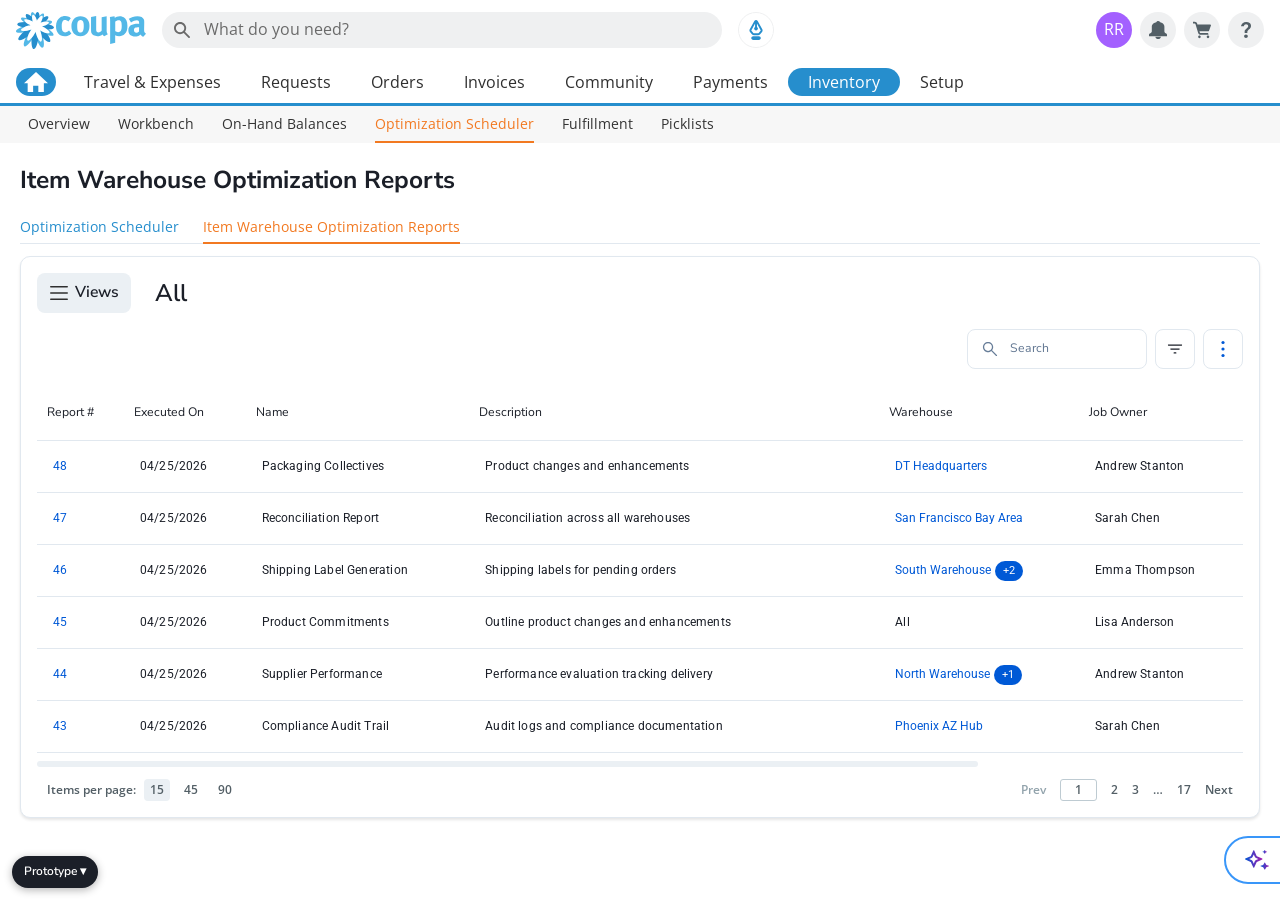
<file: reports.html>
<!doctype html>
<html lang="en">
<head>
  <meta charset="utf-8">
  <title>Item Warehouse Optimization Reports · Inventory Optimization prototype</title>
  <link rel="stylesheet" href="css/clarity-tokens.css">
  <link rel="stylesheet" href="css/styles.css">
</head>
<body>
  <main class="page">
    <h1 class="page-title">Item Warehouse Optimization Reports</h1>
    <nav class="page-tabs">
      <a href="scheduler.html">Optimization Scheduler</a>
      <a href="reports.html" class="selected">Item Warehouse Optimization Reports</a>
    </nav>

    <section class="card">
      <div class="views-row">
        <button class="views-btn" data-stub><img src="assets/menu.svg" alt="">Views</button>
        <span class="views-title">All</span>
      </div>
      <div class="toolbar">
        <span class="spacer"></span>
        <label class="search"><img src="assets/search.svg" alt=""><input id="q" placeholder="Search"></label>
        <button class="icon-btn sm" data-stub aria-label="Filter"><img src="assets/filter.svg" alt=""></button>
        <button class="icon-btn kebab" data-stub aria-label="More"></button>
      </div>
      <div id="table"></div>
    </section>
  </main>

  <script src="js/app.js"></script>
  <script>
    initPage({ primary: 'Inventory', sub: 'Optimization Scheduler' });
    aiFab();
    document.querySelector('.kebab').innerHTML = ICON.kebab;
    const q = document.getElementById('q');

    function render() {
      const { reports, jobs } = Store.get();
      const term = q.value.trim().toLowerCase();
      const rows = reports
        .map(r => ({ ...r, job: jobs.find(j => j.id === r.jobId) }))
        .filter(r => r.job)
        .filter(r => !term || [r.id, r.job.name, r.job.description, r.job.owner, ...r.job.warehouses].join(' ').toLowerCase().includes(term));
      document.getElementById('table').innerHTML = rows.length ? `
        <div class="table-wrap"><table class="dt">
          <thead><tr><th>Report #</th><th>Executed On</th><th>Name</th><th>Description</th><th>Warehouse</th><th>Job Owner</th></tr></thead>
          <tbody>${rows.map(r => `<tr class="${r.fresh ? 'row-new' : ''}">
            <td><a href="report.html?id=${r.id}">${r.id}</a></td>
            <td>${r.executedOn}</td>
            <td>${esc(r.job.name)}</td>
            <td style="width:34%">${esc(r.job.description)}</td>
            <td>${warehouseCell(r.job.warehouses)}</td>
            <td>${esc(r.job.owner)}</td>
          </tr>`).join('')}</tbody>
        </table></div>
        ${pagerHtml()}`
        : `<div class="empty"><img src="assets/empty-file.svg" alt=""><div>No reports yet — run an optimization to generate one</div>
           <a class="btn btn-outline lg" href="scheduler.html">Go to Optimization Scheduler</a></div>`;
    }
    q.addEventListener('input', render);
    render();
    // New reports are highlighted once, then treated as seen.
    Store.update(s => s.reports.forEach(r => delete r.fresh));
  </script>
</body>
</html>
</file>
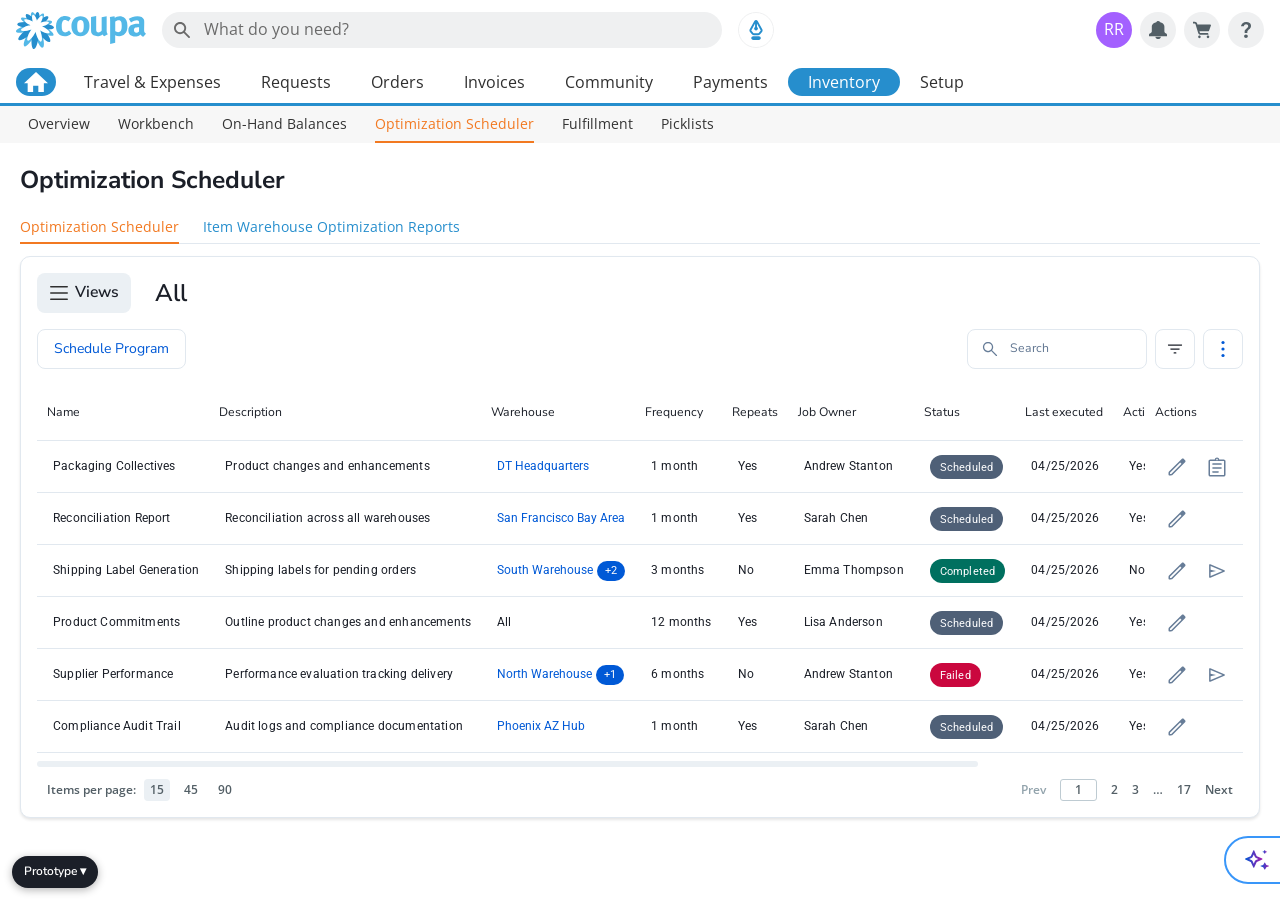
<file: scheduler.html>
<!doctype html>
<html lang="en">
<head>
  <meta charset="utf-8">
  <title>Optimization Scheduler · Inventory Optimization prototype</title>
  <link rel="stylesheet" href="css/clarity-tokens.css">
  <link rel="stylesheet" href="css/styles.css">
</head>
<body>
  <main class="page">
    <h1 class="page-title">Optimization Scheduler</h1>
    <nav class="page-tabs">
      <a href="scheduler.html" class="selected">Optimization Scheduler</a>
      <a href="reports.html">Item Warehouse Optimization Reports</a>
    </nav>

    <section class="card">
      <div class="views-row">
        <button class="views-btn" data-stub><img src="assets/menu.svg" alt="">Views</button>
        <span class="views-title">All</span>
      </div>
      <div class="toolbar">
        <a class="btn btn-outline lg" href="job.html">Schedule Program</a>
        <span class="spacer"></span>
        <label class="search"><img src="assets/search.svg" alt=""><input id="q" placeholder="Search"></label>
        <button class="icon-btn sm" data-stub aria-label="Filter"><img src="assets/filter.svg" alt=""></button>
        <button class="icon-btn kebab" data-stub aria-label="More"></button>
      </div>
      <div id="table"></div>
    </section>
  </main>

  <script src="js/app.js"></script>
  <script>
    initPage({ primary: 'Inventory', sub: 'Optimization Scheduler' });
    aiFab();
    document.querySelector('.kebab').innerHTML = ICON.kebab;

    const highlight = new URLSearchParams(location.search).get('highlight');
    const q = document.getElementById('q');

    function render() {
      const { jobs } = Store.get();
      const term = q.value.trim().toLowerCase();
      const rows = jobs.filter(j => !term || [j.name, j.description, j.owner, ...j.warehouses].join(' ').toLowerCase().includes(term));
      const el = document.getElementById('table');

      if (!jobs.length) {
        el.innerHTML = `
          <div class="table-wrap"><table class="dt"><thead><tr>
            <th>Name</th><th>Description</th><th>Warehouse</th><th>Frequency</th><th>Repeats</th><th>Job Owner</th><th>Active</th><th class="sticky">Actions</th>
          </tr></thead></table></div>
          <div class="empty">
            <img src="assets/empty-file.svg" alt="">
            <div>No Program to view</div>
            <a class="btn btn-primary lg pill" href="job.html">${ICON.plus} Schedule Program</a>
          </div>
          <div class="pager"><div class="per">Items per page: <button class="on">15</button><button>45</button><button>90</button></div></div>`;
        return;
      }

      el.innerHTML = `
        <div class="table-wrap"><table class="dt">
          <thead><tr>
            <th>Name</th><th>Description</th><th>Warehouse</th><th>Frequency</th><th>Repeats</th>
            <th>Job Owner</th><th>Status</th><th>Last executed</th><th>Active</th><th class="sticky">Actions</th>
          </tr></thead>
          <tbody>${rows.map(j => {
            const processing = j.status === 'Processing';
            return `<tr class="${String(j.id) === highlight ? 'row-new' : ''}">
              <td>${esc(j.name)}</td>
              <td>${esc(j.description)}</td>
              <td>${warehouseCell(j.warehouses)}</td>
              <td>${j.every} ${j.every === 1 ? 'month' : 'months'}</td>
              <td>${j.repeats ? 'Yes' : 'No'}</td>
              <td>${esc(j.owner)}</td>
              <td><span class="chip ${j.status.toLowerCase()}">${j.status}</span></td>
              <td>${j.lastExecuted || '—'}</td>
              <td>${j.active ? 'Yes' : 'No'}</td>
              <td class="sticky"><div class="actions">
                <a class="icon-btn ghost" href="job.html?id=${j.id}" ${processing ? 'disabled aria-disabled="true"' : ''} title="Edit"><img src="assets/icon-edit.svg" alt="Edit"></a>
                ${j.showReport && !processing ? `<a class="icon-btn ghost" href="report.html?id=${latestReportId(j.id)}" title="View latest report"><img src="assets/icon-clipboard.svg" alt="View report"></a>` : ''}
                ${!j.repeats && !processing ? `<button class="icon-btn ghost" data-run="${j.id}" title="Run optimization now"><img src="assets/icon-send.svg" alt="Run"></button>` : ''}
              </div></td>
            </tr>`;
          }).join('')}</tbody>
        </table></div>
        ${pagerHtml()}`;
    }

    function latestReportId(jobId) {
      const r = Store.get().reports.find(x => x.jobId === jobId);
      return r ? r.id : '';
    }

    document.addEventListener('click', e => {
      const run = e.target.closest('[data-run]');
      if (!run) return;
      startRun(run.dataset.run);
      toast(`Optimization started for “${Store.job(run.dataset.run).name}”`);
      render();
    });
    q.addEventListener('input', render);

    // Poll so "Processing" jobs flip to "Completed" while the user watches.
    setInterval(() => {
      if (settleRuns()) {
        toast('Optimization complete — report is ready');
        render();
      }
    }, 1000);

    render();
  </script>
</body>
</html>
</file>
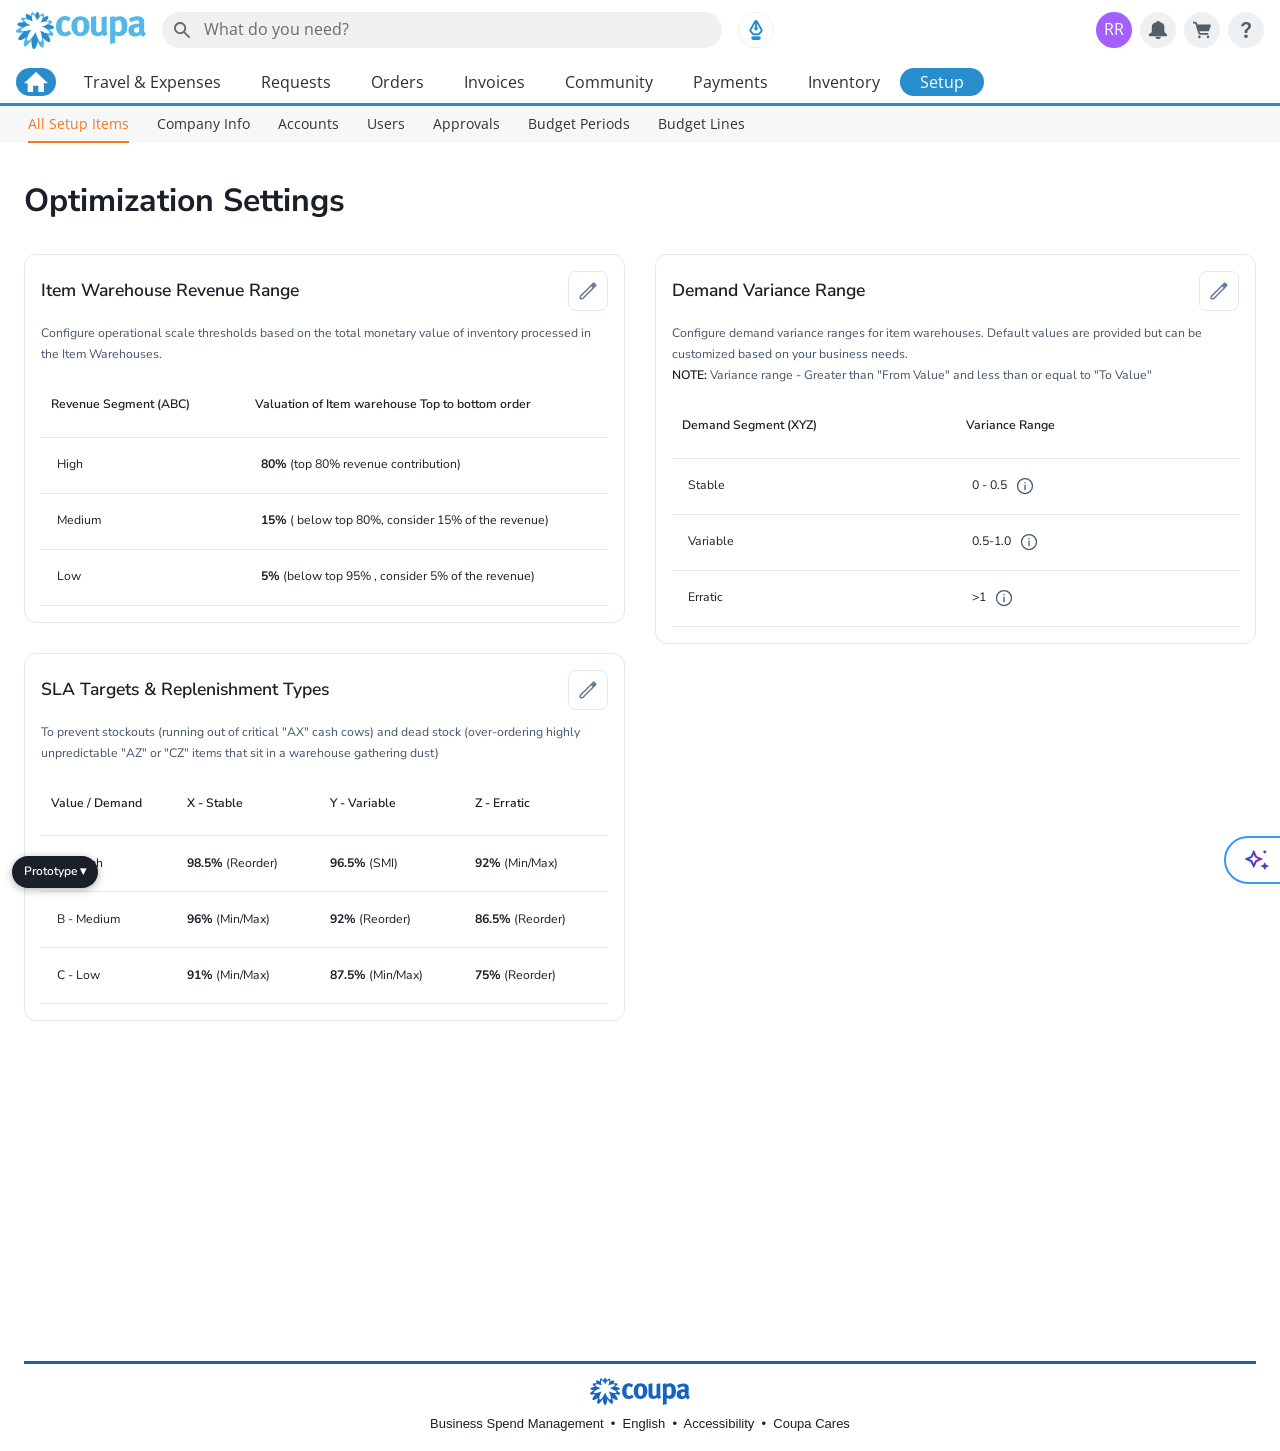
<file: settings.html>
<!doctype html>
<html lang="en">
<head>
  <meta charset="utf-8">
  <title>Optimization Settings · Inventory Optimization prototype</title>
  <link rel="stylesheet" href="css/clarity-tokens.css">
  <link rel="stylesheet" href="css/styles.css">
</head>
<body>
  <main class="os-page">
    <h1 class="page-title">Optimization Settings</h1>
    <div class="os-grid">
      <div class="os-col">
        <section class="os-card" id="card-abc"></section>
        <section class="os-card" id="card-sla"></section>
      </div>
      <div class="os-col">
        <section class="os-card" id="card-xyz"></section>
      </div>
    </div>
  </main>
  <footer class="classic-foot os-foot">
    <img src="assets/coupa-logo-blue.svg" alt="coupa">
    <div>Business Spend Management &nbsp;•&nbsp; English &nbsp;•&nbsp; Accessibility &nbsp;•&nbsp; Coupa Cares</div>
  </footer>

  <script src="js/app.js"></script>
  <script>
    initPage({ primary: 'Setup' });
    aiFab();

    const TYPES = ['Reorder', 'Min/Max', 'SMI'];
    const DEFAULTS = {
      abc: { high: 80, medium: 15, low: 5 },
      xyz: { stable: 0.5, variable: 1 },
      sla: {
        A: [[98.5, 'Reorder'], [96.5, 'SMI'], [92, 'Min/Max']],
        B: [[96, 'Min/Max'], [92, 'Reorder'], [86.5, 'Reorder']],
        C: [[91, 'Min/Max'], [87.5, 'Min/Max'], [75, 'Reorder']],
      },
    };
    const clone = o => JSON.parse(JSON.stringify(o));
    const same = (a, b) => JSON.stringify(a) === JSON.stringify(b);

    let saved = Store.get().settings || clone(DEFAULTS);
    let editing = null;   // 'abc' | 'xyz' | 'sla'
    let draft = null;
    let raw = {};         // text as typed, so "0." or "97." survive re-renders

    const isDirty = () => editing && !same(draft, saved[editing]);
    const pencil = key => `<button class="icon-btn" data-edit="${key}" aria-label="Edit"><img src="assets/icon-edit.svg" alt=""></button>`;
    const actions = key => `
      <div class="os-actions">
        <button class="btn btn-text" data-cancel>Cancel</button>
        <button class="btn btn-outline" data-revert ${same(draft, DEFAULTS[key]) ? 'disabled' : ''}>Revert to Default</button>
        <button class="btn btn-primary" data-save ${isDirty() ? '' : 'disabled'}>Save</button>
      </div>`;
    const head = (key, title) => `<div class="os-head"><h2>${title}</h2>${editing === key ? '' : pencil(key)}</div>`;
    const field = (key, value) => esc(key in raw ? raw[key] : value);
    const tip = text => `<span class="info-tip" title="${esc(text)}">${ICON.info}</span>`;

    /* ---------- Item Warehouse Revenue Range (ABC) */
    function abcErrors(v) { return v.high + v.medium + v.low === 100 ? null : 'Total of 3 segments must equal 100%'; }
    function renderAbc() {
      const on = editing === 'abc';
      const v = on ? draft : saved.abc;
      const err = on && abcErrors(v);
      const changed = k => on && err && v[k] !== saved.abc[k];
      const notes = {
        high: `(top ${v.high}% revenue contribution)`,
        medium: `( below top ${v.high}%, consider ${v.medium}% of the revenue)`,
        low: `(below top ${v.high + v.medium}% , consider ${v.low}% of the revenue)`,
      };
      const cell = k => on
        ? `<div class="cell-inline"><input class="os-num ${changed(k) ? 'invalid' : ''}" data-abc="${k}" value="${field(`abc:${k}`, v[k])}" inputmode="numeric"> %</div>`
        : `<b>${v[k]}%</b> ${notes[k]}`;
      const el = document.getElementById('card-abc');
      el.classList.toggle('editing', on);
      el.innerHTML = `${head('abc', 'Item Warehouse Revenue Range')}
        <p class="os-desc">Configure operational scale thresholds based on the total monetary value of inventory processed in the Item Warehouses.</p>
        ${err ? `<div class="os-error">${ICON.error} ${err}</div>` : ''}
        <table class="os-table">
          <thead><tr><th style="width:36%">Revenue Segment (ABC)</th><th>Valuation of Item warehouse Top to bottom order</th></tr></thead>
          <tbody>${[['high', 'High'], ['medium', 'Medium'], ['low', 'Low']].map(([k, l]) => `<tr><td>${l}</td><td>${cell(k)}</td></tr>`).join('')}</tbody>
        </table>
        ${on ? actions('abc') : ''}`;
    }

    /* ---------- Demand Variance Range (XYZ) */
    function xyzErrors(v) {
      if (!(v.stable > 0)) return 'Stable range must be greater than 0';
      if (!(v.variable > v.stable)) return 'Variable upper limit must be greater than the Stable limit';
      return null;
    }
    function renderXyz() {
      const on = editing === 'xyz';
      const v = on ? draft : saved.xyz;
      const err = on && xyzErrors(v);
      const el = document.getElementById('card-xyz');
      el.classList.toggle('editing', on);
      const help = t => `<span class="muted">${t}</span>`;
      const rows = on ? [
        ['Stable', `<div class="cell-inline">Up to <input class="os-num" data-xyz="stable" value="${field('xyz:stable', v.stable)}" inputmode="decimal"> ${help('Low variation in monthly demand')}</div>`],
        ['Variable', `<div class="cell-inline">${v.stable} &nbsp; to <input class="os-num" data-xyz="variable" value="${field('xyz:variable', v.variable)}" inputmode="decimal"> ${help('Moderate, seasonal variation')}</div>`],
        ['Erratic', `<div class="cell-inline">&gt; &nbsp; ${v.variable}</div>`],
      ] : [
        ['Stable', `0 - ${v.stable}${tip('Coefficient of variation of monthly demand is at or below this value')}`],
        ['Variable', `${v.stable}-${Number(v.variable).toFixed(1)}${tip('Demand varies moderately, often seasonally')}`],
        ['Erratic', `&gt;${v.variable}${tip('Demand is highly unpredictable')}`],
      ];
      el.innerHTML = `${head('xyz', 'Demand Variance Range')}
        <p class="os-desc">Configure demand variance ranges for item warehouses. Default values are provided but can be customized based on your business needs.<br>
          <b>NOTE:</b> Variance range - Greater than "From Value" and less than or equal to "To Value"</p>
        ${err ? `<div class="os-error">${ICON.error} ${err}</div>` : ''}
        <table class="os-table">
          <thead><tr><th style="width:50%">Demand Segment (XYZ)</th><th>Variance Range</th></tr></thead>
          <tbody>${rows.map(([l, c]) => `<tr><td>${l}</td><td>${c}</td></tr>`).join('')}</tbody>
        </table>
        ${on ? actions('xyz') : ''}`;
    }

    /* ---------- SLA Targets & Replenishment Types */
    function slaErrors(v) {
      return Object.values(v).flat().some(([pct]) => !(pct > 0 && pct <= 100)) ? 'Service levels must be between 0 and 100%' : null;
    }
    function renderSla() {
      const on = editing === 'sla';
      const v = on ? draft : saved.sla;
      const err = on && slaErrors(v);
      const el = document.getElementById('card-sla');
      el.classList.toggle('editing', on);
      const cell = (row, col) => {
        const [pct, type] = v[row][col];
        if (!on) return `<b>${pct}%</b> (${type})`;
        const bad = !(pct > 0 && pct <= 100);
        return `<div class="cell-stack">
          <div class="cell-inline"><input class="os-num w60 ${bad ? 'invalid' : ''}" data-sla="${row}.${col}" value="${field(`sla:${row}.${col}`, pct)}" inputmode="decimal"> %</div>
          <div class="os-select"><select data-sla-type="${row}.${col}" aria-label="Replenishment type">${TYPES.map(t => `<option ${t === type ? 'selected' : ''}>${t}</option>`).join('')}</select>${ICON.caret}</div>
        </div>`;
      };
      el.innerHTML = `${head('sla', 'SLA Targets &amp; Replenishment Types')}
        <p class="os-desc">To prevent stockouts (running out of critical "AX" cash cows) and dead stock (over-ordering highly unpredictable "AZ" or "CZ" items that sit in a warehouse gathering dust)</p>
        ${err ? `<div class="os-error">${ICON.error} ${err}</div>` : ''}
        <table class="os-table">
          <thead><tr><th style="white-space:nowrap">Value / Demand</th><th>X - Stable</th><th>Y - Variable</th><th>Z - Erratic</th></tr></thead>
          <tbody>${[['A', 'A - High'], ['B', 'B - Medium'], ['C', 'C - Low']].map(([r, l]) =>
            `<tr><td style="padding-right:0">${l}</td>${[0, 1, 2].map(c => `<td style="padding-left:var(--cui-space-md)">${cell(r, c)}</td>`).join('')}</tr>`).join('')}</tbody>
        </table>
        ${on ? actions('sla') : ''}`;
    }

    const render = () => { renderAbc(); renderXyz(); renderSla(); };
    const ERRORS = { abc: abcErrors, xyz: xyzErrors, sla: slaErrors };

    /* Re-render without losing the caret in the field being typed into. */
    function rerenderKeepingFocus() {
      const a = document.activeElement;
      const key = a && ['data-abc', 'data-xyz', 'data-sla'].find(k => a.hasAttribute(k));
      const sel = key && `[${key}="${a.getAttribute(key)}"]`;
      const pos = a && a.selectionStart;
      render();
      if (sel) { const n = document.querySelector(sel); n.focus(); n.setSelectionRange(pos, pos); }
    }

    document.addEventListener('input', e => {
      const t = e.target;
      const num = t.value.trim() === '' ? NaN : Number(t.value);
      if (t.dataset.abc) { draft[t.dataset.abc] = num; raw[`abc:${t.dataset.abc}`] = t.value; }
      else if (t.dataset.xyz) { draft[t.dataset.xyz] = num; raw[`xyz:${t.dataset.xyz}`] = t.value; }
      else if (t.dataset.sla) { const [r, c] = t.dataset.sla.split('.'); draft[r][c][0] = num; raw[`sla:${t.dataset.sla}`] = t.value; }
      else return;
      rerenderKeepingFocus();
    });
    document.addEventListener('change', e => {
      const t = e.target;
      if (!t.dataset.slaType) return;
      const [r, c] = t.dataset.slaType.split('.');
      draft[r][c][1] = t.value;
      render();
    });

    /* ---------- Edit / cancel / revert / save, guarded by the "edits in process" dialog */
    function startEdit(key) { editing = key; draft = clone(saved[key]); raw = {}; render(); }
    function stopEdit() { editing = null; draft = null; raw = {}; render(); }

    function guard(proceed) {
      if (!isDirty()) { proceed(); return; }
      document.body.insertAdjacentHTML('beforeend', `
        <div class="dialog-backdrop" role="dialog" aria-modal="true" aria-labelledby="dlg-title">
          <div class="dialog">
            <h3 id="dlg-title">You have edits in process</h3>
            <p>Save changes to your edits before proceeding to next activity.</p>
            <div class="row"><button class="btn btn-text" data-back>Back to Editing</button>
              <button class="btn btn-primary" data-leave>Leave Without Saving</button></div>
          </div>
        </div>`);
      const dlg = document.querySelector('.dialog-backdrop');
      dlg.querySelector('[data-back]').focus();
      dlg.querySelector('[data-back]').addEventListener('click', () => dlg.remove());
      dlg.querySelector('[data-leave]').addEventListener('click', () => { dlg.remove(); proceed(); });
    }

    document.addEventListener('click', e => {
      const edit = e.target.closest('[data-edit]');
      if (edit) { guard(() => startEdit(edit.dataset.edit)); return; }
      if (e.target.closest('[data-cancel]')) { stopEdit(); return; }
      if (e.target.closest('[data-revert]')) { draft = clone(DEFAULTS[editing]); raw = {}; render(); return; }
      if (e.target.closest('[data-save]')) {
        const err = ERRORS[editing](draft);
        if (err) { toast(err); return; }
        saved = { ...saved, [editing]: clone(draft) };
        Store.update(s => { s.settings = saved; });
        stopEdit();
        toast('Optimization settings saved');
        return;
      }
      // Leaving the page mid-edit goes through the same dialog.
      const link = e.target.closest('a[href]');
      if (link && isDirty() && !link.hasAttribute('data-stub') && !link.getAttribute('href').startsWith('#')) {
        e.preventDefault();
        guard(() => { location.href = link.href; });
      }
    }, true);

    render();
  </script>
</body>
</html>
</file>
<file: css/clarity-tokens.css>
/*
 * Clarity design tokens (subset used by this prototype).
 * Values resolved from the Clarity MCP token registry (theme.cui.*).
 */
:root {
  /* Text */
  --cui-color-text-t1: #1b1f28;
  --cui-color-text-t2: #455468;
  --cui-color-text-t3: #607590;
  --cui-color-text-t4: #8298af;
  --cui-color-text-t5: #fcfcfd;
  --cui-color-text-link: #0059d6;
  --cui-color-text-critical: #e70848;
  --cui-color-text-subtle-red: #a80539;
  --cui-color-text-subtle-brand: #0342b0;

  /* Surfaces */
  --cui-color-s1-surface-rest: #ffffff;
  --cui-color-s1-surface-hover: #f5f7fa;
  --cui-color-s1-surface-active: #ebf0f4;
  --cui-color-s1-surface-selectedSubtle: #f3f8fe;
  --cui-color-s1-border-decorative-b2: #e1e8ef;
  --cui-color-s1-border-rest: rgba(3, 36, 109, 0.5);
  --cui-color-s3-surface-rest: #f5f7fa;
  --cui-color-s4-surface-rest: #ebf0f4;
  --cui-color-neutralSubtle-surface-rest: #ebf0f4;
  --cui-color-neutralSubtle-surface-hover: #e1e8ef;
  --cui-color-neutralSubtle-border-rest: #4f6077;
  --cui-color-redSubtle-surface-rest: #ffe0e7;
  --cui-color-redSubtle-border-rest: #e70848;
  --cui-color-primarySubtle-surface-rest: #e0efff;
  --cui-color-purpleSubtle-border-rest: #6e1be4;
  --cui-color-primaryMinimal-surface-hover: rgba(159, 205, 254, 0.2);
  --cui-color-primaryMinimal-surface-active: rgba(159, 205, 254, 0.4);
  --cui-color-neutralMinimal-surface-hover: rgba(198, 209, 221, 0.2);

  /* Primary */
  --cui-color-primary-surface-rest: #0059d6;
  --cui-color-primary-surface-hover: #022f88;
  --cui-color-primary-surface-active: #03246d;
  --cui-color-primary-border-rest: #3996f9;
  --cui-color-primary-border-transparent: rgba(57, 150, 249, 0.3);
  --cui-color-primarySubtle-border-rest: #0971f1;

  /* Bold status surfaces (chips) */
  --cui-color-primaryBold-surface-rest: #0059d6;
  --cui-color-neutralBold-surface-rest: #4f6077;
  --cui-color-greenBold-surface-rest: #00705f;
  --cui-color-redBold-surface-rest: #ca073e;

  --cui-color-scrollBar-surface-rest: #607590;

  /* Spacing */
  --cui-space-3xs: 2px;
  --cui-space-2xs: 4px;
  --cui-space-xs: 6px;
  --cui-space-sm: 8px;
  --cui-space-md: 10px;
  --cui-space-lg: 12px;
  --cui-space-xl: 14px;
  --cui-space-2xl: 16px;
  --cui-space-3xl: 20px;
  --cui-space-4xl: 24px;
  --cui-space-5xl: 32px;
  --cui-space-6xl: 40px;
  --cui-space-7xl: 48px;

  /* Radius */
  --cui-radii-3xs: 2px;
  --cui-radii-2xs: 4px;
  --cui-radii-xs: 8px;
  --cui-radii-sm: 10px;
  --cui-radii-md: 12px;
  --cui-radii-2xl: 100px;

  /* Typography */
  --cui-font-family-heading: "Nunito Sans", sans-serif;
  --cui-font-family-control: "Nunito Sans", sans-serif;
  --cui-font-weight-regular: 400;
  --cui-font-weight-semiBold: 600;
  --cui-font-weight-bold: 700;
  --cui-font-size-2xs: 0.75rem;
  --cui-font-size-xs: 0.8125rem;
  --cui-font-size-sm: 0.875rem;
  --cui-font-size-md: 1rem;
  --cui-font-size-lg: 1.125rem;
  --cui-font-size-xl: 1.25rem;
  --cui-font-size-3xl: 1.75rem;
  --cui-font-lineHeight-3xs: 1rem;
  --cui-font-lineHeight-2xs: 1.25rem;
  --cui-font-lineHeight-xs: 1.5rem;
  --cui-font-lineHeight-md: 2rem;
  --cui-font-lineHeight-xl: 2.5rem;

  /* Shadows */
  --cui-shadows-shadow1: 0px 2px 3px 0px #0000001a;
  --cui-shadows-shadow3: 0px 2px 8px 0px #0000004d;
  --cui-shadows-shadow4: 0px 20px 30px 0px #0000004d;
  --cui-shadows-primaryButtonShadow: 0px 0.3px 0.9px 0px #00000063;

  /*
   * Coupa global header (R43 Supplier 360 component) uses legacy, non-Clarity
   * colors and Open Sans. No Clarity tokens exist for these, so they are kept
   * as literals here, scoped to the header only.
   */
  --hdr-font: "Open Sans", sans-serif;
  --hdr-text: #2f2f2f;
  --hdr-muted: #535f66;
  --hdr-pill: #eff0f1;
  --hdr-selected: #268ecd;
  --hdr-subnav-bg: #f7f7f7;
  --hdr-subnav-text: #333333;
  --hdr-subnav-selected: #f27921;
  --hdr-avatar: #a360ff;
  --hdr-placeholder: #6a6a6a;
}
</file>
<file: css/styles.css>
@import url("https://fonts.googleapis.com/css2?family=Nunito+Sans:opsz,wght@6..12,400;6..12,600;6..12,700&family=Open+Sans:wght@400;600&family=Roboto:wght@400&display=swap");

* { box-sizing: border-box; }
[hidden] { display: none !important; }

html, body {
  margin: 0;
  background: var(--cui-color-s1-surface-rest);
  color: var(--cui-color-text-t1);
  font-family: var(--cui-font-family-control);
  font-size: var(--cui-font-size-sm);
  line-height: var(--cui-font-lineHeight-2xs);
}

button { font: inherit; color: inherit; background: none; border: 0; padding: 0; cursor: pointer; }
input { font: inherit; color: inherit; }
a { color: var(--cui-color-text-link); text-decoration: none; }
a:hover { text-decoration: underline; }
img { display: block; }

/* ---------------------------------------------------------------- Global header */
.gh { font-family: var(--hdr-font); position: sticky; top: 0; z-index: 50; background: var(--cui-color-s1-surface-rest); }
.gh-top { display: flex; align-items: center; height: 60px; padding: 0 16px; gap: 16px; }
.gh-logo { display: flex; align-items: center; gap: 2px; }
.gh-logo .icon { width: 38px; height: 37px; }
.gh-logo .type { width: 90px; height: 28px; }
.gh-search { display: flex; align-items: center; gap: 12px; width: 560px; height: 36px; padding: 0 12px; border-radius: 18px; background: var(--hdr-pill); color: var(--hdr-placeholder); font-size: 16px; }
.gh-search input { border: 0; outline: 0; background: transparent; flex: 1; font-family: var(--hdr-font); font-size: 16px; color: var(--hdr-text); }
.gh-search input::placeholder { color: var(--hdr-placeholder); }
.gh-write { position: relative; width: 36px; height: 36px; }
.gh-write img { position: absolute; }
.gh-write .ring { inset: 0; width: 36px; height: 36px; }
.gh-write .ic { left: 8px; top: 8px; width: 20px; height: 20px; }
.gh-right { margin-left: auto; display: flex; align-items: center; gap: 8px; }
.gh-circle { width: 36px; height: 36px; border-radius: 50%; background: var(--hdr-pill); display: grid; place-items: center; }
.gh-circle img { width: 18px; height: 18px; }
.gh-circle.help img { width: 10px; height: 16px; }
.gh-avatar { width: 36px; height: 36px; border-radius: 50%; background: var(--hdr-avatar); color: #fff; display: grid; place-items: center; font-size: 16px; }
.gh-nav { display: flex; align-items: center; gap: 0; padding: 0 16px; height: 46px; border-bottom: 3px solid var(--hdr-selected); }
.gh-nav a { font-size: 16px; line-height: 24px; color: var(--hdr-text); padding: 2px 20px; border-radius: 28px; white-space: nowrap; }
.gh-nav a:hover { text-decoration: none; background: var(--hdr-pill); }
.gh-nav a.home { padding: 4px 8px; margin-right: 8px; }
.gh-nav a.home img { width: 24px; height: 20px; }
.gh-nav a.selected { background: var(--hdr-selected); color: #fff; }
.gh-subnav { display: flex; gap: 28px; padding: 0 28px; height: 37px; align-items: stretch; background: var(--hdr-subnav-bg); }
.gh-subnav a { display: flex; align-items: center; font-size: 14px; color: var(--hdr-subnav-text); border-bottom: 2px solid transparent; }
.gh-subnav a:hover { text-decoration: none; color: var(--hdr-subnav-selected); }
.gh-subnav a.selected { color: var(--hdr-subnav-selected); border-bottom-color: var(--hdr-subnav-selected); }

/* ---------------------------------------------------------------- Page layout */
.page { padding: var(--cui-space-3xl); padding-bottom: 96px; }
.page.narrow { width: 984px; margin: 0 auto; padding-left: 0; padding-right: 0; }
.page-title { font-family: var(--cui-font-family-heading); font-weight: var(--cui-font-weight-bold); font-size: var(--cui-font-size-3xl); line-height: var(--cui-font-lineHeight-xl); margin: 0 0 var(--cui-space-2xl); }
.breadcrumbs { display: flex; gap: 8px; font-size: 16px; margin-bottom: 18px; color: var(--cui-color-text-t1); }
.breadcrumbs a { color: var(--cui-color-text-t2); }

/* Page tabs (legacy header palette, Open Sans) */
.page-tabs { display: flex; gap: 24px; border-bottom: 1px solid var(--cui-color-s1-border-decorative-b2); margin-bottom: var(--cui-space-lg); font-family: var(--hdr-font); }
.page-tabs a { padding: 4px 0 6px; font-size: 14px; color: var(--hdr-selected); border-bottom: 2px solid transparent; margin-bottom: -1px; }
.page-tabs a:hover { text-decoration: none; }
.page-tabs a.selected { color: var(--hdr-subnav-selected); border-bottom-color: var(--hdr-subnav-selected); }

/* ---------------------------------------------------------------- Card */
.card { background: var(--cui-color-s1-surface-rest); border: 1px solid var(--cui-color-s1-border-decorative-b2); border-radius: var(--cui-radii-sm); box-shadow: var(--cui-shadows-shadow1); padding: var(--cui-space-2xl); }
.card + .card { margin-top: var(--cui-space-2xl); }
.card.form-card { box-shadow: none; padding: var(--cui-space-4xl) var(--cui-space-4xl) var(--cui-space-2xl); }

/* ---------------------------------------------------------------- Buttons */
.btn { display: inline-flex; align-items: center; justify-content: center; gap: var(--cui-space-sm); height: 32px; padding: 0 var(--cui-space-2xl); border-radius: var(--cui-radii-xs); font-family: var(--cui-font-family-control); font-size: var(--cui-font-size-sm); font-weight: var(--cui-font-weight-semiBold); white-space: nowrap; }
.btn.lg { height: 40px; font-size: var(--cui-font-size-md); font-weight: var(--cui-font-weight-regular); }
.btn.pill { border-radius: var(--cui-radii-2xl); }
.btn-primary { background: var(--cui-color-primary-surface-rest); color: var(--cui-color-text-t5); box-shadow: var(--cui-shadows-primaryButtonShadow); }
.btn-primary:hover { background: var(--cui-color-primary-surface-hover); }
.btn-outline { background: var(--cui-color-s1-surface-rest); border: 1px solid var(--cui-color-s1-border-decorative-b2); color: var(--cui-color-text-link); }
.btn-outline:hover { background: var(--cui-color-primaryMinimal-surface-hover); }
.btn-text { color: var(--cui-color-text-link); }
.btn-text:hover { background: var(--cui-color-primaryMinimal-surface-hover); }
.btn[disabled] { opacity: .5; cursor: default; pointer-events: none; }

.icon-btn { width: 40px; height: 40px; border-radius: var(--cui-radii-xs); display: grid; place-items: center; border: 1px solid var(--cui-color-s1-border-decorative-b2); background: var(--cui-color-s1-surface-rest); }
.icon-btn:hover { background: var(--cui-color-primaryMinimal-surface-hover); }
.icon-btn.ghost { border: 0; width: 32px; height: 32px; background: transparent; }
.icon-btn.ghost:hover { background: var(--cui-color-neutralMinimal-surface-hover); }
.icon-btn[disabled] { opacity: .4; pointer-events: none; }
.icon-btn img, .icon-btn svg { width: 24px; height: 24px; }
.icon-btn.sm img, .icon-btn.sm svg { width: 20px; height: 20px; }

/* ---------------------------------------------------------------- Table toolbar */
.views-row { display: flex; align-items: center; gap: var(--cui-space-4xl); margin-bottom: var(--cui-space-2xl); }
.views-btn { display: inline-flex; align-items: center; gap: var(--cui-space-2xs); height: 40px; padding: 0 var(--cui-space-lg) 0 var(--cui-space-md); border-radius: var(--cui-radii-xs); background: var(--cui-color-s4-surface-rest); font-size: var(--cui-font-size-lg); font-weight: var(--cui-font-weight-semiBold); }
.views-btn img { width: 24px; height: 24px; }
.views-title { font-family: var(--cui-font-family-heading); font-size: 24px; font-weight: var(--cui-font-weight-semiBold); line-height: var(--cui-font-lineHeight-md); }
.toolbar { display: flex; align-items: center; gap: var(--cui-space-sm); margin-bottom: var(--cui-space-2xl); min-height: 40px; }
.toolbar .spacer { flex: 1; }
.search { display: flex; align-items: center; gap: var(--cui-space-sm); width: 180px; height: 40px; padding: 0 var(--cui-space-lg); border: 1px solid var(--cui-color-s1-border-decorative-b2); border-radius: var(--cui-radii-xs); }
.search img { width: 20px; height: 20px; }
.search input { border: 0; outline: 0; width: 100%; font-size: var(--cui-font-size-sm); background: transparent; }
.search input::placeholder { color: var(--cui-color-text-t3); }
.kebab svg { width: 24px; height: 24px; fill: var(--cui-color-text-link); }

/* ---------------------------------------------------------------- Data table */
.table-wrap { position: relative; overflow-x: auto; scrollbar-width: thin; }
table.dt { border-collapse: collapse; width: 100%; white-space: nowrap; }
table.dt th { text-align: left; font-weight: var(--cui-font-weight-regular); height: 56px; padding: 0 var(--cui-space-md); border-bottom: 1px solid var(--cui-color-s1-border-decorative-b2); }
/* Cell text uses Roboto per the Figma data-grid spec (no Clarity token for it) */
table.dt td { font-family: Roboto, sans-serif; letter-spacing: .17px; height: 52px; padding: 0 var(--cui-space-md) 0 var(--cui-space-2xl); border-bottom: 1px solid var(--cui-color-s1-border-decorative-b2); }
table.dt td.num, table.dt th.num { text-align: right; }
table.dt tbody tr:hover td { background: var(--cui-color-s1-surface-hover); }
table.dt .sticky { position: sticky; right: 0; background: var(--cui-color-s1-surface-rest); border-left: 1px solid var(--cui-color-s1-border-decorative-b2); }
table.dt th.sticky { border-left-color: var(--cui-color-s1-border-decorative-b2); }
table.dt .actions { display: flex; gap: var(--cui-space-sm); align-items: center; }
table.dt .ai-head { display: inline-flex; align-items: center; gap: var(--cui-space-2xs); }
table.dt .ai-head img { width: 20px; height: 20px; }
.row-new td { animation: rowflash 2.4s ease-out; }
@keyframes rowflash { from { background: var(--cui-color-primarySubtle-surface-rest); } to { background: transparent; } }

.wh-cell { display: inline-flex; align-items: center; gap: var(--cui-space-2xs); }
.wh-cell button.link { color: var(--cui-color-text-link); }
.wh-cell button.link:hover { text-decoration: underline; }
.count-badge { display: inline-flex; align-items: center; justify-content: center; min-width: 28px; height: 20px; padding: 0 var(--cui-space-xs); border-radius: var(--cui-radii-2xl); background: var(--cui-color-primary-surface-rest); color: var(--cui-color-text-t5); font-size: var(--cui-font-size-xs); }
.count-badge:hover { background: var(--cui-color-primary-surface-hover); }

/* Status chip (CuiChip small, filled) */
.chip { display: inline-flex; align-items: center; height: 24px; padding: 0 var(--cui-space-md); border-radius: var(--cui-radii-2xl); font-size: var(--cui-font-size-xs); line-height: 18px; color: var(--cui-color-text-t5); letter-spacing: .16px; }
.chip.scheduled { background: var(--cui-color-neutralBold-surface-rest); }
.chip.completed { background: var(--cui-color-greenBold-surface-rest); }
.chip.failed { background: var(--cui-color-redBold-surface-rest); }
.chip.processing { background: var(--cui-color-primaryBold-surface-rest); }
.chip.processing::before { content: ""; width: 10px; height: 10px; margin-right: 6px; border-radius: 50%; border: 2px solid rgba(255,255,255,.4); border-top-color: #fff; animation: spin .8s linear infinite; }
@keyframes spin { to { transform: rotate(360deg); } }

/* Segment chip (outlined) */
.seg-chip { display: inline-flex; align-items: center; height: 24px; padding: 0 var(--cui-space-md); border: 1px solid var(--cui-color-neutralSubtle-border-rest); border-radius: var(--cui-radii-2xl); font-size: var(--cui-font-size-xs); }

/* Pagination */
.hscroll-bar { height: 6px; border-radius: 3px; background: var(--cui-color-s4-surface-rest); margin: var(--cui-space-sm) 0 var(--cui-space-lg); width: 78%; }
.pager { display: flex; align-items: center; font-family: var(--hdr-font); font-size: 12px; font-weight: 600; color: var(--hdr-muted); padding: 0 var(--cui-space-md); }
.pager .per { display: flex; align-items: center; gap: var(--cui-space-sm); }
.pager .per button { padding: 2px 6px; border-radius: var(--cui-radii-2xs); }
.pager .per button.on { background: var(--cui-color-s4-surface-rest); }
.pager .pages { margin-left: auto; display: flex; align-items: center; gap: 14px; }
.pager .pages .muted { color: #92a3ac; }
.pager .pages .cur { border: 1px solid #becbd2; border-radius: 3px; padding: 1px 14px; }

/* Empty state (CuiEmptyState) */
.empty { display: flex; flex-direction: column; align-items: center; gap: var(--cui-space-lg); padding: 72px 0 80px; color: var(--cui-color-text-t1); }
.empty img { width: 24px; height: 24px; }

/* AI assistant FAB */
.ai-fab { position: fixed; right: -10px; bottom: 16px; width: 66px; height: 48px; border-radius: 24px 0 0 24px; border: 2px solid var(--cui-color-primary-border-rest); background: var(--cui-color-s1-surface-rest); display: grid; place-items: center; z-index: 40; }
.ai-fab img { width: 32px; height: 32px; }

/* ---------------------------------------------------------------- Form */
.form-section-title { font-size: var(--cui-font-size-md); font-weight: var(--cui-font-weight-semiBold); line-height: var(--cui-font-lineHeight-xs); margin: -6px 0 var(--cui-space-lg); }
.form-grid { display: grid; grid-template-columns: 1fr 1fr; column-gap: var(--cui-space-4xl); row-gap: var(--cui-space-5xl); }
.field { display: flex; flex-direction: column; gap: var(--cui-space-xs); position: relative; }
.field-label { font-size: var(--cui-font-size-2xs); font-weight: var(--cui-font-weight-semiBold); line-height: var(--cui-font-lineHeight-3xs); display: flex; align-items: center; gap: var(--cui-space-2xs); }
.field-label .req { color: var(--cui-color-text-critical); margin-left: 2px; }
.field-label .info { width: 16px; height: 16px; color: var(--cui-color-text-t2); }
.input { height: 36px; padding: 0 var(--cui-space-2xl); border: 1px solid var(--cui-color-s1-border-decorative-b2); border-radius: var(--cui-radii-xs); outline: 0; background: var(--cui-color-s1-surface-rest); font-size: var(--cui-font-size-sm); }
.input:hover { border-color: var(--cui-color-s1-border-rest); }
.input:focus { border-color: var(--cui-color-primarySubtle-border-rest); box-shadow: 0 0 0 3px var(--cui-color-primary-border-transparent); }
.input.invalid { border-color: var(--cui-color-redSubtle-border-rest); }
.helper-error { display: flex; align-items: center; gap: var(--cui-space-2xs); color: var(--cui-color-text-critical); font-size: var(--cui-font-size-2xs); line-height: var(--cui-font-lineHeight-3xs); }
.helper-error svg { width: 14px; height: 14px; }

/* Select / multi-select */
.select { display: flex; align-items: center; gap: var(--cui-space-sm); min-height: 40px; padding: var(--cui-space-2xs) var(--cui-space-lg) var(--cui-space-2xs) var(--cui-space-2xl); border: 1px solid var(--cui-color-s1-border-decorative-b2); border-radius: var(--cui-radii-xs); background: var(--cui-color-s1-surface-rest); cursor: pointer; }
.select:hover { border-color: var(--cui-color-s1-border-rest); }
.select.open { border-color: var(--cui-color-primarySubtle-border-rest); box-shadow: 0 0 0 1px var(--cui-color-primarySubtle-border-rest); }
.select .lead { width: 20px; height: 20px; flex: none; color: var(--cui-color-text-t3); }
.select .value { flex: 1; display: flex; flex-wrap: wrap; align-items: center; gap: var(--cui-space-sm); min-width: 0; }
.select .placeholder { color: var(--cui-color-text-t3); white-space: nowrap; overflow: hidden; text-overflow: ellipsis; }
.select .caret { width: 20px; height: 20px; flex: none; fill: var(--cui-color-text-t2); transition: transform .15s; }
.select.open .caret { transform: rotate(180deg); }
.tag { display: inline-flex; align-items: center; gap: var(--cui-space-2xs); height: 24px; padding: 0 var(--cui-space-xs) 0 var(--cui-space-md); border: 1px solid var(--cui-color-neutralSubtle-border-rest); border-radius: var(--cui-radii-2xl); background: var(--cui-color-neutralSubtle-surface-rest); font-size: var(--cui-font-size-2xs); white-space: nowrap; }
.tag button { display: grid; place-items: center; width: 16px; height: 16px; border-radius: 50%; }
.tag button:hover { background: var(--cui-color-neutralSubtle-surface-hover); }
.tag button svg { width: 14px; height: 14px; }
.tag.invalid { border-color: var(--cui-color-redSubtle-border-rest); background: var(--cui-color-redSubtle-surface-rest); }

.dropdown { position: absolute; left: 0; right: 0; top: calc(100% + 4px); z-index: 30; background: var(--cui-color-s1-surface-rest); border-radius: var(--cui-radii-xs); box-shadow: var(--cui-shadows-shadow3); padding: var(--cui-space-sm) 0 0; }
.dropdown .dd-search { margin: 0 var(--cui-space-sm) var(--cui-space-sm); display: flex; align-items: center; gap: var(--cui-space-md); height: 34px; padding: 0 var(--cui-space-lg); border: 1px solid var(--cui-color-s1-border-decorative-b2); border-radius: var(--cui-radii-2xl); }
.dropdown .dd-search img { width: 20px; height: 20px; }
.dropdown .dd-search input { border: 0; outline: 0; flex: 1; font-size: var(--cui-font-size-md); }
.dropdown .dd-search input::placeholder { color: var(--cui-color-text-t3); }
.dropdown ul { list-style: none; margin: 0; padding: 0; max-height: 270px; overflow-y: auto; }
.dropdown li { display: flex; align-items: center; gap: var(--cui-space-lg); height: 45px; padding: 0 var(--cui-space-2xl); border-bottom: 1px solid var(--cui-color-s1-border-decorative-b2); cursor: pointer; }
.dropdown li:last-child { border-bottom: 0; }
.dropdown li:hover { background: var(--cui-color-s1-surface-hover); }
.dropdown li.selected { background: var(--cui-color-s1-surface-selectedSubtle); }
.dropdown li.single { height: 37px; }
.dropdown .dd-empty { padding: var(--cui-space-lg) var(--cui-space-2xl); color: var(--cui-color-text-t3); }
.dropdown .dd-foot { display: flex; border-top: 1px solid var(--cui-color-s1-border-decorative-b2); }
.dropdown .dd-foot button { flex: 1; height: 44px; color: var(--cui-color-text-link); font-size: var(--cui-font-size-md); }
.dropdown .dd-foot button:hover { background: var(--cui-color-primaryMinimal-surface-hover); }

/* Checkbox */
.cb { width: 18px; height: 18px; flex: none; border: 1.5px solid var(--cui-color-text-t3); border-radius: var(--cui-radii-2xs); display: grid; place-items: center; background: var(--cui-color-s1-surface-rest); }
.cb.on { background: var(--cui-color-primary-surface-rest); border-color: var(--cui-color-primary-surface-rest); }
.cb svg { width: 14px; height: 14px; fill: #fff; visibility: hidden; }
.cb.on svg { visibility: visible; }

/* Radio (CuiRadioButtonInput) */
.radio-group { display: flex; gap: var(--cui-space-6xl); align-items: center; height: 36px; }
.radio { display: inline-flex; align-items: center; gap: var(--cui-space-md); cursor: pointer; }
.radio input { appearance: none; margin: 0; width: 20px; height: 20px; border-radius: 50%; border: 1.5px solid var(--cui-color-text-t3); display: grid; place-items: center; cursor: pointer; }
.radio input::after { content: ""; width: 10px; height: 10px; border-radius: 50%; background: var(--cui-color-primary-surface-rest); transform: scale(0); transition: transform .1s; }
.radio input:checked { border-color: var(--cui-color-primary-surface-rest); }
.radio input:checked::after { transform: scale(1); }

/* Switch (CuiSwitchField) */
.switch-row { display: flex; align-items: center; gap: var(--cui-space-md); font-size: var(--cui-font-size-md); }
.switch { position: relative; width: 42px; height: 24px; border-radius: var(--cui-radii-2xl); background: var(--cui-color-neutralBold-surface-rest); transition: background .15s; }
.switch::after { content: ""; position: absolute; top: 4px; left: 4px; width: 16px; height: 16px; border-radius: 50%; background: #fff; transition: left .15s; }
.switch[aria-checked="true"] { background: var(--cui-color-primary-surface-rest); }
.switch[aria-checked="true"]::after { left: 22px; }

/* Repeat block */
.repeat-body { display: grid; grid-template-columns: auto auto 1fr; column-gap: var(--cui-space-2xl); margin-top: var(--cui-space-3xl); align-items: start; }
.repeat-body .sub-label { font-size: var(--cui-font-size-sm); font-weight: var(--cui-font-weight-semiBold); line-height: var(--cui-font-lineHeight-3xs); margin-bottom: var(--cui-space-sm); }
.inline { display: flex; align-items: center; gap: var(--cui-space-sm); }
.input.num { width: 50px; height: 40px; padding: 0 var(--cui-space-lg); }
.date { position: relative; display: flex; align-items: center; width: 150px; height: 40px; padding: 0 var(--cui-space-md) 0 var(--cui-space-2xl); border: 1px solid var(--cui-color-s1-border-decorative-b2); border-radius: var(--cui-radii-xs); }
.date.disabled { opacity: .6; }
.date span { flex: 1; }
.date svg { width: 22px; height: 22px; fill: var(--cui-color-text-t2); }
.date input[type=date] { position: absolute; inset: 0; opacity: 0; cursor: pointer; width: 100%; }
.end-on { display: flex; flex-direction: column; gap: var(--cui-space-lg); }
.end-on .opt { display: flex; flex-direction: column; gap: var(--cui-space-sm); }
.end-on .opt > .inline { padding-left: 32px; }
.end-on .opt.date-opt { flex-direction: row; align-items: center; gap: var(--cui-space-lg); }
.radio input { flex: none; }

/* Sticky footer actions */
.footer-bar { position: fixed; left: 0; right: 0; bottom: 0; height: 56px; display: flex; align-items: center; justify-content: flex-end; gap: var(--cui-space-2xl); padding: 0 var(--cui-space-4xl); background: var(--cui-color-s1-surface-rest); box-shadow: 0 -2px 4px 0 #0000001a; z-index: 40; }

/* ---------------------------------------------------------------- Popover (CuiPopover) */
.popover { position: absolute; z-index: 60; background: var(--cui-color-s1-surface-rest); border-radius: var(--cui-radii-2xs); box-shadow: var(--cui-shadows-shadow3); }
.popover.list { min-width: 155px; padding: var(--cui-space-2xs) 0; }
.popover.list ul { list-style: none; margin: 0; padding: 0 var(--cui-space-sm) 0 0; max-height: 270px; overflow-y: auto; }
.popover.list li { padding: 0 var(--cui-space-2xl); height: 37px; line-height: 37px; border-bottom: 1px solid var(--cui-color-s1-border-decorative-b2); margin-left: 0; }
.popover.list li:last-child { border-bottom: 0; }

.reco { width: 296px; border: 1px solid var(--cui-color-primarySubtle-border-rest); border-radius: var(--cui-radii-2xs); background: linear-gradient(180deg, var(--cui-color-s1-surface-rest) 55%, var(--cui-color-primarySubtle-surface-rest)); padding: var(--cui-space-md) var(--cui-space-sm) var(--cui-space-sm); }
.reco-head { display: flex; align-items: center; gap: var(--cui-space-2xs); color: var(--cui-color-text-subtle-brand); font-weight: var(--cui-font-weight-semiBold); padding: 0 var(--cui-space-2xs); }
.reco-head img { width: 20px; height: 20px; }
.reco-head .x { margin-left: auto; }
.reco-head .x img { width: 18px; height: 18px; }
.reco p { margin: var(--cui-space-md) var(--cui-space-2xs); color: var(--cui-color-text-t1); }
.reco .qty { display: grid; grid-template-columns: 1fr 1fr; border-top: 1px solid var(--cui-color-s1-border-decorative-b2); padding: var(--cui-space-md) var(--cui-space-2xs); }
.reco .qty div + div { border-left: 1px solid var(--cui-color-s1-border-decorative-b2); padding-left: var(--cui-space-4xl); }
.reco .qty .lbl { color: var(--cui-color-text-t3); margin-bottom: var(--cui-space-sm); }
.reco .btn { height: 28px; font-size: var(--cui-font-size-xs); width: 145px; }
.reco-trigger { display: inline-flex; align-items: center; gap: 2px; }
.reco-trigger img { width: 20px; height: 20px; }
.reco-trigger:hover img { transform: scale(1.15); }

/* ---------------------------------------------------------------- Accordion (Report details) */
.accordion-head { display: flex; align-items: center; justify-content: space-between; cursor: pointer; }
.accordion-head h2 { margin: 0; font-family: var(--cui-font-family-heading); font-size: var(--cui-font-size-xl); font-weight: var(--cui-font-weight-bold); line-height: var(--cui-font-lineHeight-md); }
.accordion-head img { width: 24px; height: 24px; transition: transform .15s; }
.accordion.collapsed .accordion-head img { transform: rotate(180deg); }
.accordion.collapsed .accordion-body { display: none; }
.details-grid { display: grid; grid-template-columns: repeat(3, 1fr); row-gap: var(--cui-space-2xl); margin-top: var(--cui-space-3xl); }
.details-grid .k { font-weight: var(--cui-font-weight-semiBold); font-size: var(--cui-font-size-sm); }
.details-grid .v { margin-top: var(--cui-space-2xs); }

/* ---------------------------------------------------------------- Toast (CuiSnackbar) */
.toast { position: fixed; left: 50%; bottom: 76px; transform: translateX(-50%) translateY(20px); opacity: 0; background: var(--cui-color-text-t1); color: var(--cui-color-text-t5); padding: var(--cui-space-md) var(--cui-space-3xl); border-radius: var(--cui-radii-xs); box-shadow: var(--cui-shadows-shadow4); transition: all .2s; z-index: 100; pointer-events: none; }
.toast.show { opacity: 1; transform: translateX(-50%) translateY(0); }

/* ---------------------------------------------------------------- Setup (legacy page) */
.setup { width: 990px; margin: 0 auto; padding: 16px 0 40px; font-family: "Helvetica Neue", Arial, sans-serif; }
.setup h1 { font-weight: 400; font-size: 28px; margin: 8px 0 32px; }
.setup .filter { display: flex; justify-content: flex-end; align-items: center; gap: 8px; background: #f2f2f2; padding: 4px 8px; font-weight: 700; font-size: 13px; color: #444; margin-bottom: 14px; }
.setup .filter input { width: 148px; height: 26px; border: 1px solid #ccc; }
.setup .cols { display: grid; grid-template-columns: repeat(3, 300px); gap: 29px; align-items: start; }
.setup .box { background: #f5f5f5; border: 1px solid #ddd; margin-bottom: 26px; }
.setup .box h3 { margin: 0; background: #4a8ccc; color: #fff; font-weight: 400; font-size: 16px; padding: 4px 10px; }
.setup .box.hl h3 { background: #2b8ed4; }
.setup .box ul { list-style: none; margin: 0; padding: 12px 10px 8px; }
.setup .box li { font-size: 14px; line-height: 20.8px; }
.setup .box li a { color: #2a72c4; }
/* Dashed annotation from the design marking the new entries as one group */
.setup .box li.target { border: 1.5px dashed #e0168a; border-block: 0; margin: 0 -6px; padding: 1px 6px; }
.setup .box li:not(.target) + li.target { border-top: 1.5px dashed #e0168a; }
.setup .box li.target:last-child { border-bottom: 1.5px dashed #e0168a; }

/* ---------------------------------------------------------------- Prototype navigator */
.proto { position: fixed; left: 12px; bottom: 12px; z-index: 200; font-family: var(--cui-font-family-control); }
.proto > button { height: 32px; padding: 0 12px; border-radius: 16px; background: var(--cui-color-text-t1); color: #fff; font-size: 12px; font-weight: 600; box-shadow: var(--cui-shadows-shadow3); }
.proto .panel { position: absolute; left: 0; bottom: 40px; width: 280px; background: #fff; border-radius: var(--cui-radii-sm); box-shadow: var(--cui-shadows-shadow4); padding: 12px; display: none; }
.proto.open .panel { display: block; }
.proto .panel h4 { margin: 8px 0 4px; font-size: 11px; text-transform: uppercase; letter-spacing: .5px; color: var(--cui-color-text-t3); }
.proto .panel a, .proto .panel button { display: block; width: 100%; text-align: left; padding: 4px 6px; border-radius: 4px; color: var(--cui-color-text-t1); font-size: 13px; }
.proto .panel a:hover, .proto .panel button:hover { background: var(--cui-color-s1-surface-hover); text-decoration: none; }
.proto .actor { font-size: 12px; color: var(--cui-color-text-critical); font-weight: 700; }

/* ================================================================ On-Hand Balances flow */
.title-row { display: flex; align-items: center; justify-content: space-between; }
.title-row .page-title { margin-bottom: var(--cui-space-2xl); }
.btn-classic { height: 27px; padding: 0 var(--cui-space-md); border: 1px solid var(--cui-color-s1-border-decorative-b2); border-radius: var(--cui-radii-2xs); box-shadow: var(--cui-shadows-shadow1); color: var(--cui-color-text-link); font-size: var(--cui-font-size-xs); background: var(--cui-color-s1-surface-rest); }
.btn-classic:hover { background: var(--cui-color-primaryMinimal-surface-hover); }
.dt .cb-col { width: 40px; padding-left: var(--cui-space-md); }
.dt .cb { cursor: pointer; }
.ohb-actions { display: flex; align-items: center; gap: var(--cui-space-2xs); }
.ohb-actions a, .ohb-actions button { display: grid; place-items: center; width: 22px; height: 22px; border-radius: var(--cui-radii-2xs); }
.ohb-actions a:hover, .ohb-actions button:hover { background: var(--cui-color-neutralMinimal-surface-hover); }
.ohb-actions img { max-width: 20px; max-height: 20px; }

/* Legacy flash banner (Coupa classic success message; no Clarity token for this green) */
.flash { display: flex; align-items: center; gap: 25px; padding: 0 16px 0 20px; min-height: 48px; margin-bottom: var(--cui-space-2xl); border-radius: var(--cui-radii-2xs); background: #6aaf57; color: #fff; font-family: Helvetica, Arial, sans-serif; font-weight: 700; font-size: 13px; transition: opacity .6s ease; }
.flash.fading { opacity: 0; }
.flash span { flex: 1; }
.flash button { display: grid; place-items: center; width: 24px; height: 24px; }
.flash button img { width: 16px; height: 16px; }

.reco .applied { margin: var(--cui-space-md) var(--cui-space-2xs) var(--cui-space-2xs); color: var(--cui-color-text-t3); font-size: var(--cui-font-size-xs); }

/* ---------------------------------------------------------------- Setup Preferences (classic page) */
.classic { width: 986px; margin: 0 auto; padding: 22px 15px 60px; border-inline: 1px solid #e6e6e6; font-family: Helvetica, Arial, sans-serif; font-size: 13px; color: #2f2f2f; min-height: calc(100vh - 150px); }
.classic h1 { font-family: var(--cui-font-family-heading); font-weight: 400; font-size: 36px; line-height: 44px; margin: 0 0 6px; }
.classic .subject { font-family: var(--cui-font-family-heading); font-size: 24px; margin: 0 0 28px; }
.classic .subject a { color: #1d91d8; }
.classic h2 { font-family: var(--cui-font-family-heading); font-weight: 400; font-size: 24px; line-height: 32px; margin: 36px 0 0; padding-bottom: 4px; border-bottom: 1px solid #5d6b86; }
.classic .lbl { color: #5d6b86; font-weight: 700; }
.classic .desc-label { margin-bottom: 14px; }
.classic .rows { display: grid; grid-template-columns: 150px 1fr; column-gap: 16px; row-gap: 18px; align-items: center; margin-top: 18px; }
.classic .rows > .lbl { text-align: right; }
.classic .rows > .lbl.top { align-self: start; padding-top: 2px; }
.classic .inp { position: relative; display: inline-flex; align-items: center; gap: 8px; }
.classic input.txt { width: 95px; height: 25px; padding: 0 5px; border: 1px solid #cacaca; border-radius: 2px; font: 13px Helvetica, Arial, sans-serif; }
.classic input.txt.wide { width: 339px; }
.classic input.txt::placeholder { color: #969696; }
.classic input.txt.ai { background: var(--cui-color-primarySubtle-surface-rest); border-color: var(--cui-color-primary-border-rest); padding-right: 28px; }
.classic .inp .ai-mark { position: absolute; left: 70px; width: 20px; height: 20px; pointer-events: none; }
.classic select { width: 95px; height: 25px; border: 1px solid #cacaca; border-radius: 2px; background: #fff; }
.classic .cbx { width: 16px; height: 16px; accent-color: var(--cui-color-primary-surface-rest); margin: 0 0 0 10px; }
.classic .types { display: flex; flex-direction: column; gap: 12px; }
.classic .types label { display: flex; align-items: center; gap: 10px; cursor: pointer; }
.classic .types input { width: 16px; height: 16px; margin: 0; accent-color: var(--cui-color-primary-surface-rest); }
.classic .types b { color: #5d6b86; }
.classic .types img { width: 20px; height: 20px; }
.classic .req { color: var(--cui-color-text-critical); margin-right: 4px; }

/* AI recommendation banner on the classic page */
.ai-banner { margin: 22px 0 6px; display: flex; align-items: center; gap: 16px; padding: 12px 16px 12px 18px; border-radius: var(--cui-radii-sm); border: 1px solid var(--cui-color-purpleSubtle-border-rest); background: linear-gradient(90deg, var(--cui-color-s1-surface-selectedSubtle), var(--cui-color-primarySubtle-surface-rest)); font-family: var(--cui-font-family-control); font-size: var(--cui-font-size-sm); color: var(--cui-color-text-t1); }
.ai-banner > img { width: 20px; height: 20px; align-self: center; }
.ai-banner .body { flex: 1; }
.ai-banner .qty { display: grid; grid-template-columns: 150px 1fr; margin-top: 12px; }
.ai-banner .qty div + div { border-left: 1px solid var(--cui-color-s1-border-decorative-b2); padding-left: 28px; }
.ai-banner .qty .k { color: var(--cui-color-text-t3); margin-bottom: 4px; }
.ai-banner .btn { height: 28px; font-weight: var(--cui-font-weight-regular); font-size: var(--cui-font-size-xs); color: var(--cui-color-text-t1); }

.classic-bar { position: sticky; bottom: 0; z-index: 40; background: #fff; }
.classic-bar .actions { display: flex; justify-content: flex-end; align-items: center; gap: 32px; height: 64px; padding: 0 250px; border-block: 3px solid #1f6ed4; }
.classic-bar .actions a { color: var(--cui-color-text-link); font-size: 14px; }
.classic-bar .actions .btn { height: 32px; }
.classic-foot { display: flex; flex-direction: column; align-items: center; gap: 10px; padding: 14px 0 18px; font-family: Helvetica, Arial, sans-serif; font-size: 13px; }
.classic-foot img { width: 100px; height: 27px; }
.classic-foot a { color: #1d91d8; }
.ai-head svg.info { width: 16px; height: 16px; color: var(--cui-color-text-t2); }

/* ================================================================ Optimization Settings */
.os-page { max-width: 1360px; margin: 0 auto; padding: 40px 24px 60px; box-sizing: content-box; }
.os-page .page-title { font-size: 32px; margin-bottom: 36px; }
.os-grid { display: grid; grid-template-columns: minmax(0, 1fr) minmax(0, 1fr); gap: 30px; align-items: start; }
.os-col { display: flex; flex-direction: column; gap: 30px; }
.os-card { border: 1px solid var(--cui-color-s1-border-decorative-b2); border-radius: var(--cui-radii-md); padding: var(--cui-space-2xl); background: var(--cui-color-s1-surface-rest); }
.os-card.editing { border: 2px solid var(--cui-color-primary-border-rest); padding: 15px; }
.os-head { display: flex; align-items: center; justify-content: space-between; min-height: 40px; }
.os-head h2 { margin: 0; font-family: var(--cui-font-family-heading); font-size: var(--cui-font-size-xl); font-weight: var(--cui-font-weight-semiBold); }
.os-desc { margin: var(--cui-space-lg) 0 var(--cui-space-sm); color: var(--cui-color-text-t2); line-height: var(--cui-font-lineHeight-xs); }
.os-desc b { color: var(--cui-color-text-t1); font-weight: var(--cui-font-weight-semiBold); }
.os-error { display: flex; align-items: center; gap: var(--cui-space-xs); margin: var(--cui-space-sm) 0 0; padding: var(--cui-space-2xs) var(--cui-space-md); border: 1px solid var(--cui-color-redSubtle-border-rest); border-radius: var(--cui-radii-xs); color: var(--cui-color-text-critical); font-size: var(--cui-font-size-2xs); }
.os-error svg { width: 14px; height: 14px; }
table.os-table { width: 100%; border-collapse: collapse; }
.os-table th { text-align: left; font-weight: var(--cui-font-weight-semiBold); height: 64px; padding: 0 var(--cui-space-md); border-bottom: 1px solid var(--cui-color-s1-border-decorative-b2); }
.os-table td { height: 56px; padding: var(--cui-space-md) var(--cui-space-2xl); border-bottom: 1px solid var(--cui-color-s1-border-decorative-b2); vertical-align: middle; }
.os-table td b { font-weight: var(--cui-font-weight-bold); }
.os-table .cell-inline { display: flex; align-items: center; gap: var(--cui-space-sm); }
.os-table .cell-stack { display: flex; flex-direction: column; gap: var(--cui-space-sm); }
.os-table .muted { color: var(--cui-color-text-t3); }
.os-table .info-tip { display: inline-grid; vertical-align: middle; margin-left: var(--cui-space-sm); cursor: help; }
.os-table .info-tip svg { width: 20px; height: 20px; color: var(--cui-color-text-t2); }
.os-num { width: 50px; height: 36px; padding: 0 var(--cui-space-md); border: 1px solid var(--cui-color-s1-border-decorative-b2); border-radius: var(--cui-radii-xs); outline: 0; font-size: var(--cui-font-size-sm); }
.os-num.w60 { width: 60px; }
.os-num:focus { border-color: var(--cui-color-primarySubtle-border-rest); }
.os-num.invalid { border-color: var(--cui-color-redSubtle-border-rest); }
.os-select { position: relative; width: 155px; }
.os-select select { appearance: none; width: 100%; height: 36px; padding: 0 32px 0 var(--cui-space-2xl); border: 1px solid var(--cui-color-s1-border-decorative-b2); border-radius: var(--cui-radii-xs); background: var(--cui-color-s1-surface-rest); font: inherit; cursor: pointer; }
.os-select svg { position: absolute; right: 10px; top: 8px; width: 20px; height: 20px; fill: var(--cui-color-text-t2); pointer-events: none; }
.os-actions { display: flex; justify-content: flex-end; gap: var(--cui-space-2xl); padding-top: var(--cui-space-md); }
.os-foot { margin: 280px 24px 0; border-top: 3px solid #0d66a8; }

/* Dialog (CuiDialog) */
.dialog-backdrop { position: fixed; inset: 0; z-index: 300; background: rgba(27, 31, 40, .5); display: grid; place-items: center; }
.dialog { width: 525px; background: var(--cui-color-s1-surface-rest); border-radius: var(--cui-radii-md); box-shadow: var(--cui-shadows-shadow4); padding: var(--cui-space-4xl); }
.dialog h3 { margin: 0 0 var(--cui-space-lg); font-family: var(--cui-font-family-heading); font-size: var(--cui-font-size-xl); font-weight: var(--cui-font-weight-regular); }
.dialog p { margin: 0 0 var(--cui-space-4xl); }
.dialog .row { display: flex; justify-content: flex-end; gap: var(--cui-space-lg); }
</file>
